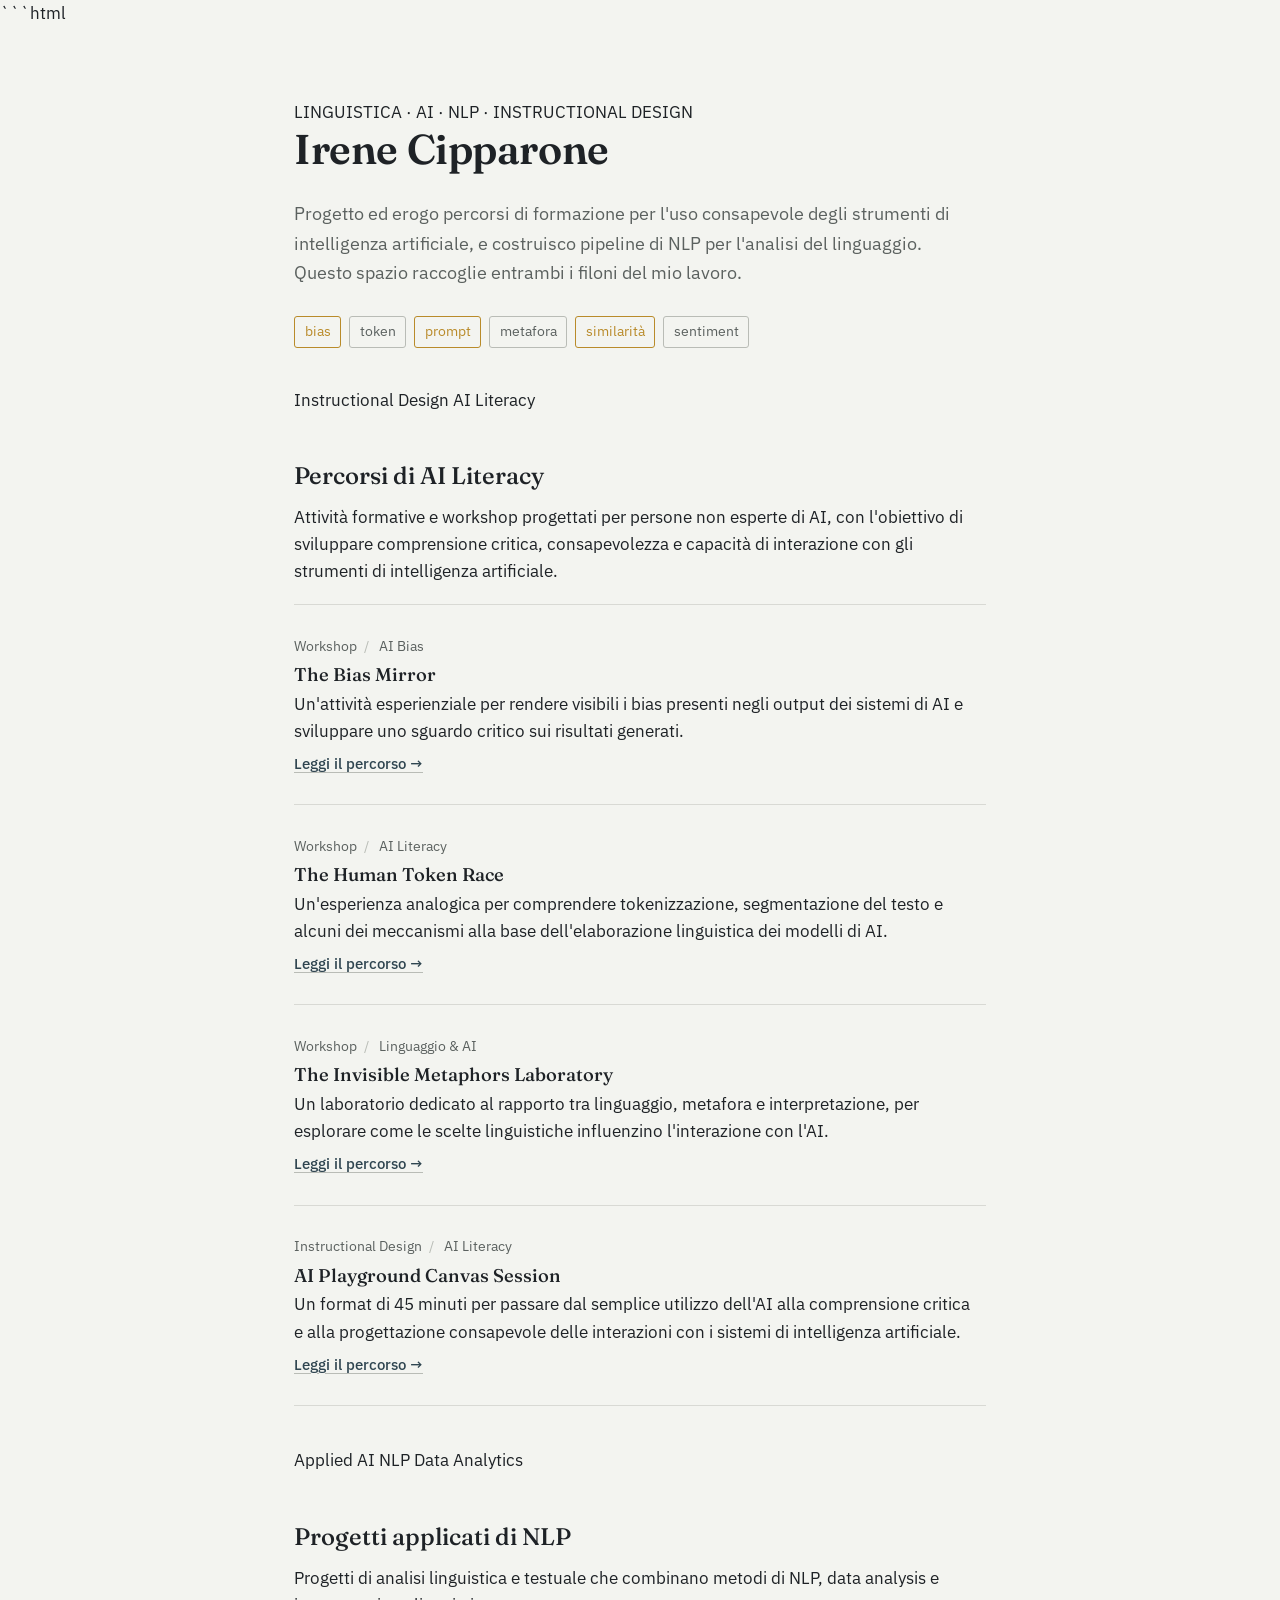
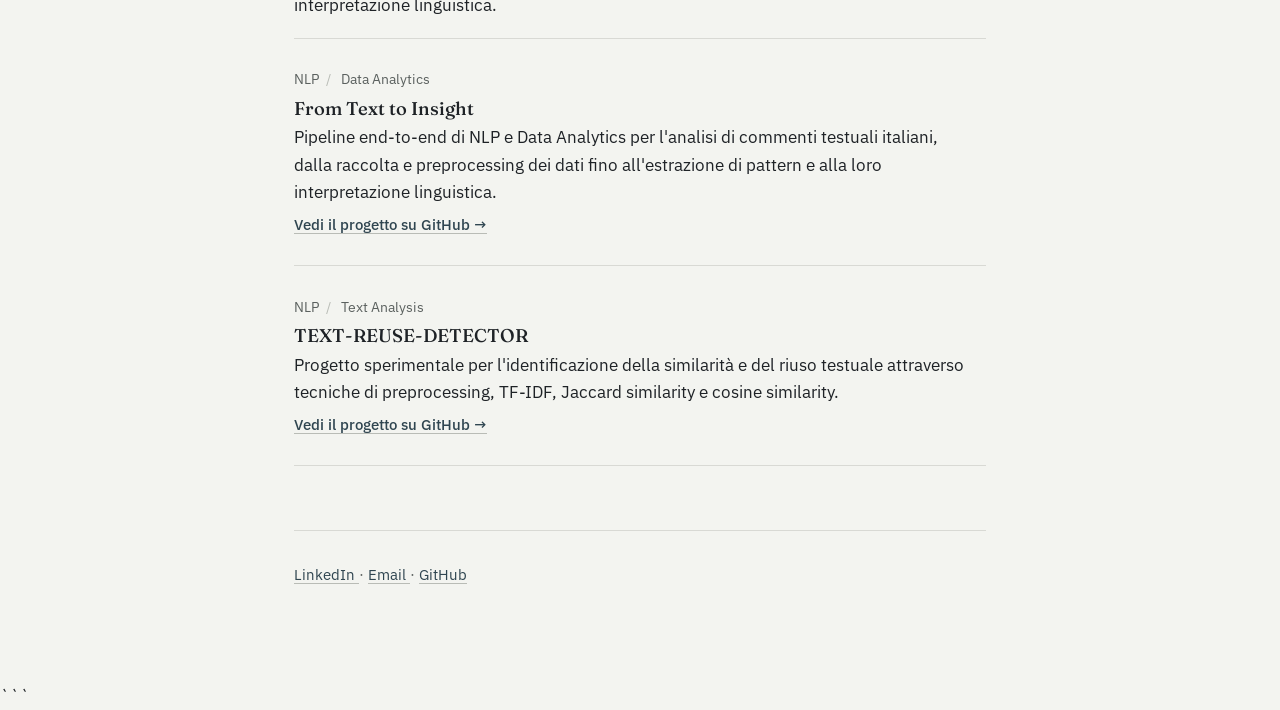
<file: index.html>
```html
<!DOCTYPE html>
<html lang="it">

<head>

  <meta charset="UTF-8">
  <meta name="viewport" content="width=device-width, initial-scale=1.0">

  <title>Irene Cipparone — Linguistica, AI & NLP</title>

  <link rel="stylesheet" href="style.css">

</head>


<body>

<div class="wrap">


  <!-- HEADER -->

  <header>

    <div class="eyebrow">
      LINGUISTICA · AI · NLP · INSTRUCTIONAL DESIGN
    </div>

    <h1>
      Irene Cipparone
    </h1>

    <p class="lede">
      Progetto ed erogo percorsi di formazione per l'uso consapevole
      degli strumenti di intelligenza artificiale, e costruisco pipeline
      di NLP per l'analisi del linguaggio. Questo spazio raccoglie
      entrambi i filoni del mio lavoro.
    </p>

    <div class="tokens">

      <span class="token on">bias</span>
      <span class="token">token</span>
      <span class="token on">prompt</span>
      <span class="token">metafora</span>
      <span class="token on">similarità</span>
      <span class="token">sentiment</span>

    </div>

  </header>



  <!-- AI LITERACY -->

  <section class="section-block">

    <div class="meta">
      <span>Instructional Design</span>
      <span>AI Literacy</span>
    </div>

    <h2>
      Percorsi di AI Literacy
    </h2>

    <p>
      Attività formative e workshop progettati per persone non esperte
      di AI, con l'obiettivo di sviluppare comprensione critica,
      consapevolezza e capacità di interazione con gli strumenti
      di intelligenza artificiale.
    </p>



    <!-- THE BIAS MIRROR -->

    <div class="entry">

      <div class="meta">
        <span>Workshop</span>
        <span>AI Bias</span>
      </div>

      <h3>
        <a href="bias-mirror.html">
          The Bias Mirror
        </a>
      </h3>

      <p>
        Un'attività esperienziale per rendere visibili i bias
        presenti negli output dei sistemi di AI e sviluppare
        uno sguardo critico sui risultati generati.
      </p>

      <a class="go" href="bias-mirror.html">
        Leggi il percorso →
      </a>

    </div>



    <!-- THE HUMAN TOKEN RACE -->

    <div class="entry">

      <div class="meta">
        <span>Workshop</span>
        <span>AI Literacy</span>
      </div>

      <h3>
        <a href="human-token-race.html">
          The Human Token Race
        </a>
      </h3>

      <p>
        Un'esperienza analogica per comprendere tokenizzazione,
        segmentazione del testo e alcuni dei meccanismi alla base
        dell'elaborazione linguistica dei modelli di AI.
      </p>

      <a class="go" href="human-token-race.html">
        Leggi il percorso →
      </a>

    </div>



    <!-- THE INVISIBLE METAPHORS LABORATORY -->

    <div class="entry">

      <div class="meta">
        <span>Workshop</span>
        <span>Linguaggio & AI</span>
      </div>

      <h3>
        <a href="invisible-metaphors.html">
          The Invisible Metaphors Laboratory
        </a>
      </h3>

      <p>
        Un laboratorio dedicato al rapporto tra linguaggio,
        metafora e interpretazione, per esplorare come le scelte
        linguistiche influenzino l'interazione con l'AI.
      </p>

      <a class="go" href="invisible-metaphors.html">
        Leggi il percorso →
      </a>

    </div>



    <!-- AI PLAYGROUND CANVAS SESSION -->

    <div class="entry">

      <div class="meta">
        <span>Instructional Design</span>
        <span>AI Literacy</span>
      </div>

      <h3>
        <a href="ai-playground-canvas-session.html">
          AI Playground Canvas Session
        </a>
      </h3>

      <p>
        Un format di 45 minuti per passare dal semplice utilizzo
        dell'AI alla comprensione critica e alla progettazione
        consapevole delle interazioni con i sistemi di intelligenza
        artificiale.
      </p>

      <a class="go" href="ai-playground-canvas-session.html">
        Leggi il percorso →
      </a>

    </div>

  </section>



  <!-- APPLIED NLP -->

  <section class="section-block">

    <div class="meta">
      <span>Applied AI</span>
      <span>NLP</span>
      <span>Data Analytics</span>
    </div>

    <h2>
      Progetti applicati di NLP
    </h2>

    <p>
      Progetti di analisi linguistica e testuale che combinano
      metodi di NLP, data analysis e interpretazione linguistica.
    </p>



    <!-- FROM TEXT TO INSIGHT -->

    <div class="entry">

      <div class="meta">
        <span>NLP</span>
        <span>Data Analytics</span>
      </div>

      <h3>
        From Text to Insight
      </h3>

      <p>
        Pipeline end-to-end di NLP e Data Analytics per l'analisi
        di commenti testuali italiani, dalla raccolta e
        preprocessing dei dati fino all'estrazione di pattern
        e alla loro interpretazione linguistica.
      </p>

      <a
        class="go"
        href="https://github.com/IreneCipparone"
        target="_blank"
        rel="noopener"
      >
        Vedi il progetto su GitHub →
      </a>

    </div>



    <!-- TEXT REUSE DETECTOR -->

    <div class="entry">

      <div class="meta">
        <span>NLP</span>
        <span>Text Analysis</span>
      </div>

      <h3>
        TEXT-REUSE-DETECTOR
      </h3>

      <p>
        Progetto sperimentale per l'identificazione della
        similarità e del riuso testuale attraverso tecniche
        di preprocessing, TF-IDF, Jaccard similarity e cosine
        similarity.
      </p>

      <a
        class="go"
        href="https://github.com/IreneCipparone"
        target="_blank"
        rel="noopener"
      >
        Vedi il progetto su GitHub →
      </a>

    </div>

  </section>



  <!-- FOOTER -->

  <div class="rule"></div>

  <footer>

    <a
      href="https://www.linkedin.com/"
      target="_blank"
      rel="noopener"
    >
      LinkedIn
    </a>

    <span>·</span>

    <a href="mailto:">
      Email
    </a>

    <span>·</span>

    <a
      href="https://github.com/IreneCipparone"
      target="_blank"
      rel="noopener"
    >
      GitHub
    </a>

  </footer>


</div>

</body>

</html>
```
</file>
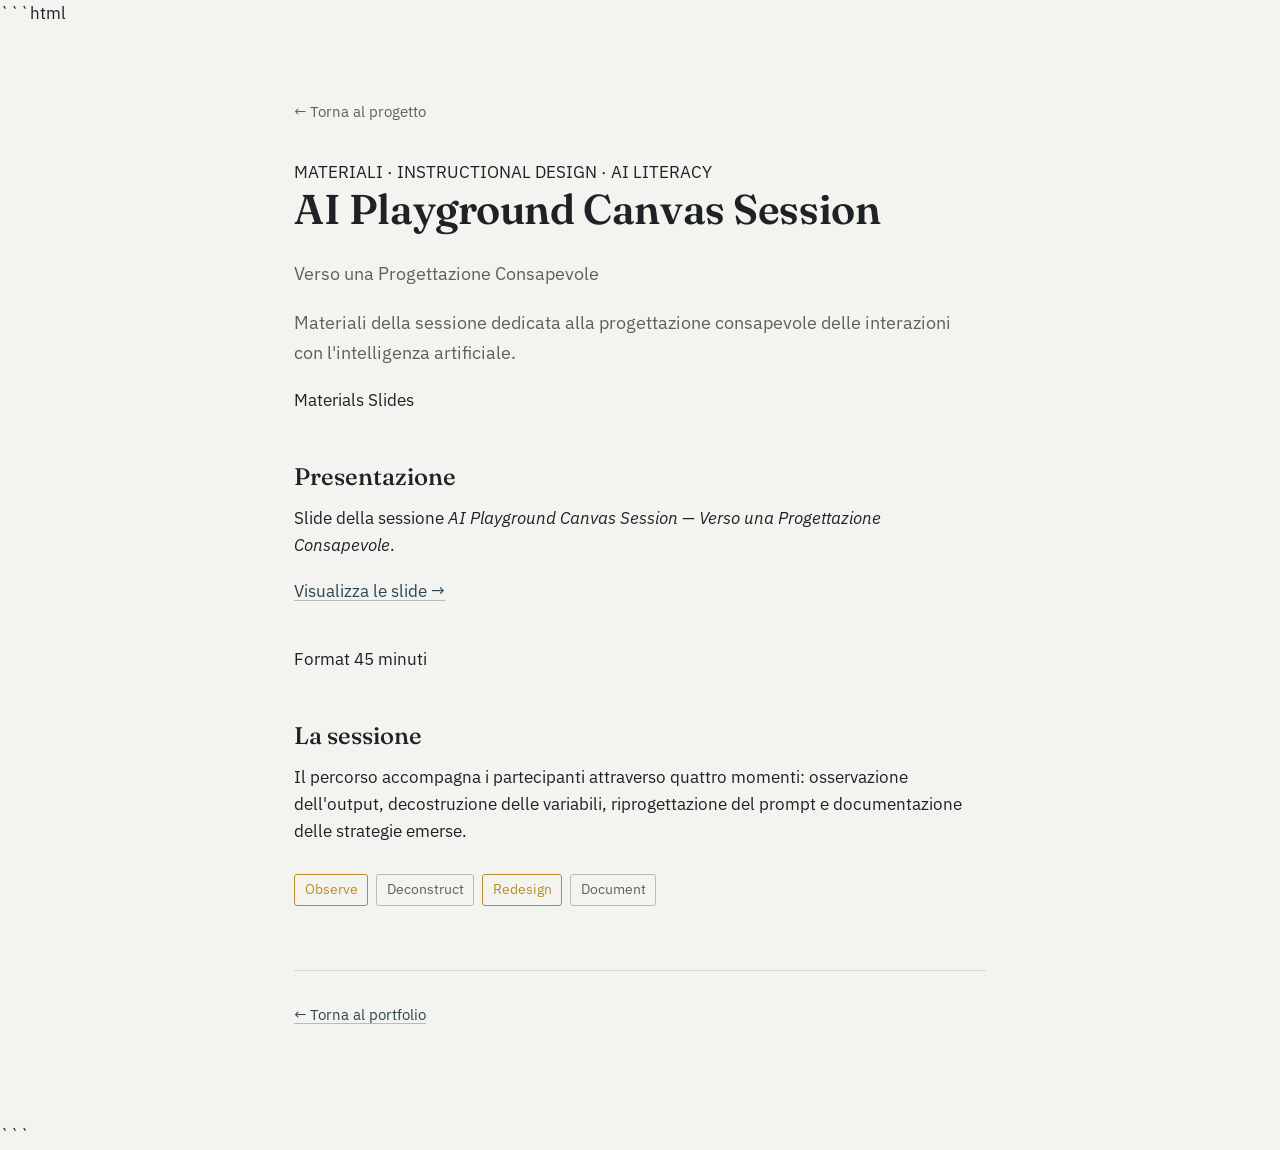
<file: ai-playground-canvas-session/index.html>
```html
<!DOCTYPE html>
<html lang="it">

<head>

  <meta charset="UTF-8">
  <meta name="viewport" content="width=device-width, initial-scale=1.0">

  <title>AI Playground Canvas Session — Materiali</title>

  <link rel="stylesheet" href="../style.css">

</head>


<body>

<div class="wrap">


  <!-- HEADER -->

  <header>

    <a class="eyebrow-link" href="../ai-playground-canvas-session.html">
      ← Torna al progetto
    </a>

    <div class="eyebrow">
      MATERIALI · INSTRUCTIONAL DESIGN · AI LITERACY
    </div>

    <h1>
      AI Playground Canvas Session
    </h1>

    <p class="lede">
      Verso una Progettazione Consapevole
    </p>

    <p class="lede">
      Materiali della sessione dedicata alla progettazione
      consapevole delle interazioni con l'intelligenza artificiale.
    </p>

  </header>



  <!-- MATERIALS -->

  <section class="section-block">

    <div class="meta">
      <span>Materials</span>
      <span>Slides</span>
    </div>

    <h2>
      Presentazione
    </h2>

    <p>
      Slide della sessione
      <em>AI Playground Canvas Session — Verso una Progettazione Consapevole</em>.
    </p>

    <a
      class="go"
      href="ai-playground-canvas-session-slides.pdf"
      target="_blank"
      rel="noopener"
    >
      Visualizza le slide →
    </a>

  </section>



  <!-- SESSION -->

  <section class="section-block">

    <div class="meta">
      <span>Format</span>
      <span>45 minuti</span>
    </div>

    <h2>
      La sessione
    </h2>

    <p>
      Il percorso accompagna i partecipanti attraverso quattro
      momenti: osservazione dell'output, decostruzione delle
      variabili, riprogettazione del prompt e documentazione
      delle strategie emerse.
    </p>

    <div class="tokens">

      <span class="token on">Observe</span>
      <span class="token">Deconstruct</span>
      <span class="token on">Redesign</span>
      <span class="token">Document</span>

    </div>

  </section>



  <!-- FOOTER -->

  <div class="rule"></div>

  <footer>

    <a href="../index.html">
      ← Torna al portfolio
    </a>

  </footer>


</div>

</body>

</html>
```
</file>
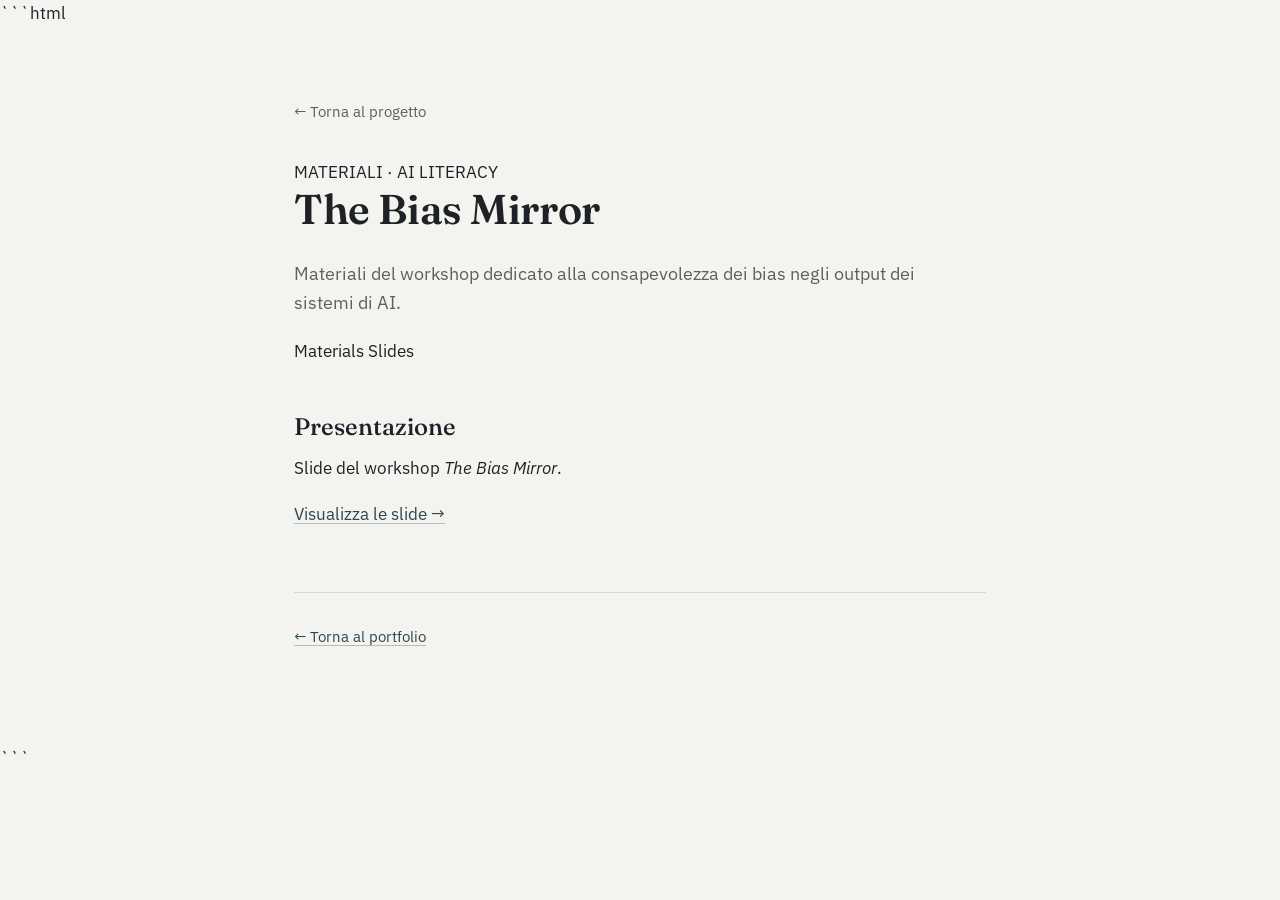
<file: bias-mirror/index.html>
```html
<!DOCTYPE html>
<html lang="it">

<head>
  <meta charset="UTF-8">
  <meta name="viewport" content="width=device-width, initial-scale=1.0">

  <title>The Bias Mirror — Materiali</title>

  <link rel="stylesheet" href="../style.css">
</head>

<body>

<div class="wrap">

  <header>

    <a class="eyebrow-link" href="../bias-mirror.html">
      ← Torna al progetto
    </a>

    <div class="eyebrow">
      MATERIALI · AI LITERACY
    </div>

    <h1>
      The Bias Mirror
    </h1>

    <p class="lede">
      Materiali del workshop dedicato alla consapevolezza
      dei bias negli output dei sistemi di AI.
    </p>

  </header>


  <section class="section-block">

    <div class="meta">
      <span>Materials</span>
      <span>Slides</span>
    </div>

    <h2>
      Presentazione
    </h2>

    <p>
      Slide del workshop <em>The Bias Mirror</em>.
    </p>

    <a
      class="go"
      href="bias-mirror-slides.pdf"
      target="_blank"
      rel="noopener"
    >
      Visualizza le slide →
    </a>

  </section>


  <div class="rule"></div>

  <footer>

    <a href="../index.html">
      ← Torna al portfolio
    </a>

  </footer>

</div>

</body>
</html>
```
</file>
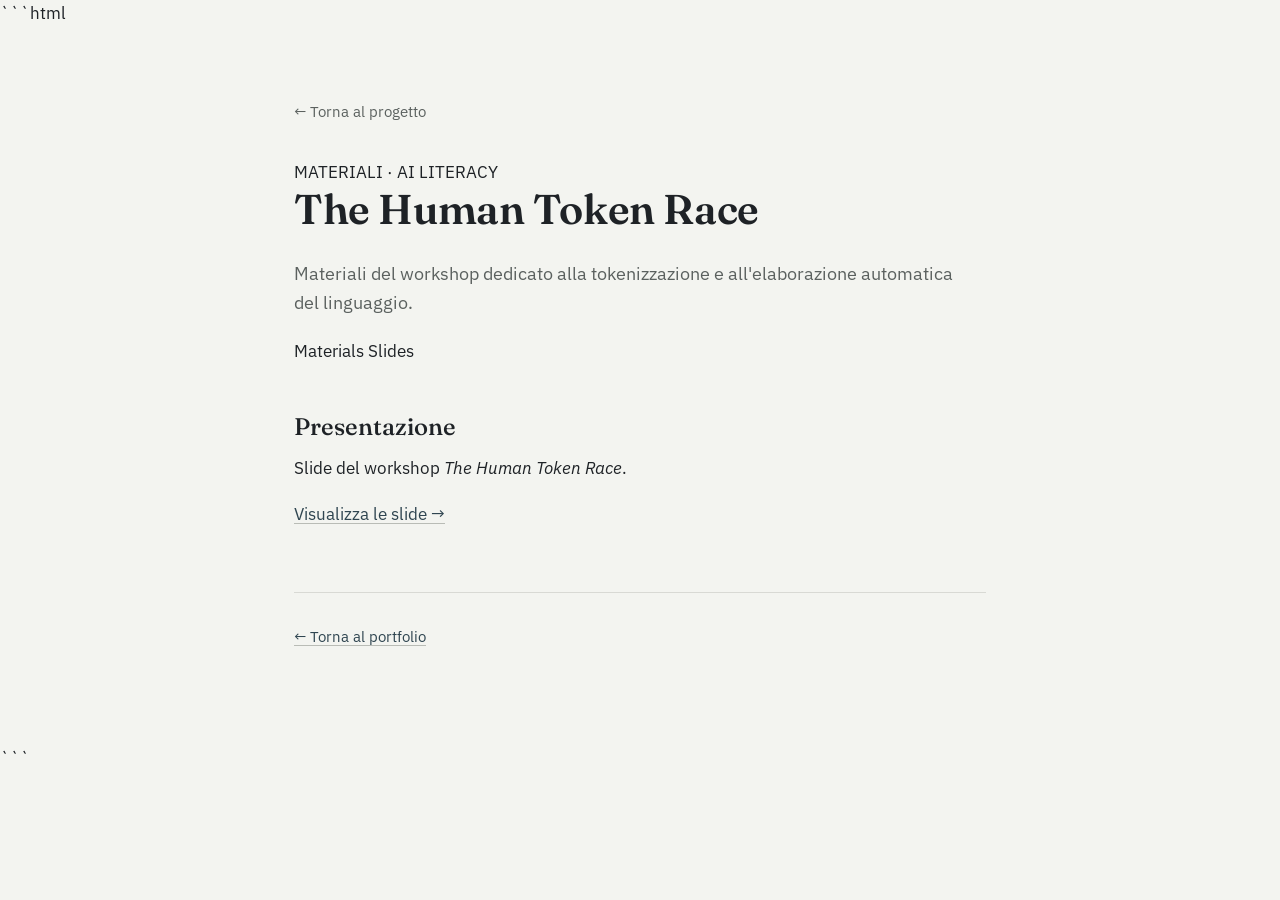
<file: human-token-race/index.html>
```html
<!DOCTYPE html>
<html lang="it">

<head>
  <meta charset="UTF-8">
  <meta name="viewport" content="width=device-width, initial-scale=1.0">

  <title>The Human Token Race — Materiali</title>

  <link rel="stylesheet" href="../style.css">
</head>

<body>

<div class="wrap">

  <header>

    <a class="eyebrow-link" href="../human-token-race.html">
      ← Torna al progetto
    </a>

    <div class="eyebrow">
      MATERIALI · AI LITERACY
    </div>

    <h1>
      The Human Token Race
    </h1>

    <p class="lede">
      Materiali del workshop dedicato alla tokenizzazione
      e all'elaborazione automatica del linguaggio.
    </p>

  </header>


  <section class="section-block">

    <div class="meta">
      <span>Materials</span>
      <span>Slides</span>
    </div>

    <h2>
      Presentazione
    </h2>

    <p>
      Slide del workshop <em>The Human Token Race</em>.
    </p>

    <a
      class="go"
      href="human-token-race-slides.pdf"
      target="_blank"
      rel="noopener"
    >
      Visualizza le slide →
    </a>

  </section>


  <div class="rule"></div>

  <footer>

    <a href="../index.html">
      ← Torna al portfolio
    </a>

  </footer>

</div>

</body>
</html>
```
</file>
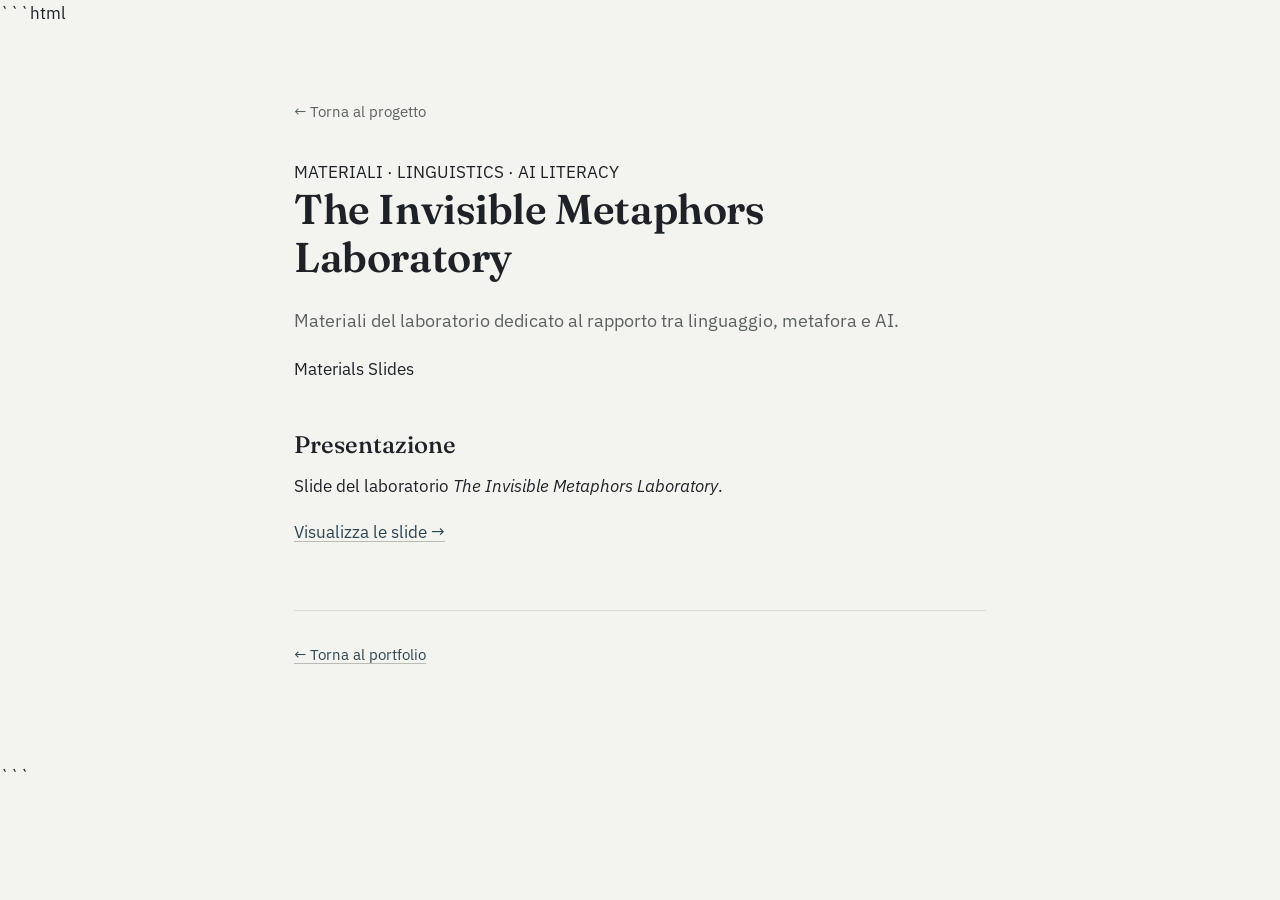
<file: invisible-metaphors/index.html>
```html
<!DOCTYPE html>
<html lang="it">

<head>
  <meta charset="UTF-8">
  <meta name="viewport" content="width=device-width, initial-scale=1.0">

  <title>The Invisible Metaphors Laboratory — Materiali</title>

  <link rel="stylesheet" href="../style.css">
</head>

<body>

<div class="wrap">

  <header>

    <a class="eyebrow-link" href="../invisible-metaphors.html">
      ← Torna al progetto
    </a>

    <div class="eyebrow">
      MATERIALI · LINGUISTICS · AI LITERACY
    </div>

    <h1>
      The Invisible Metaphors Laboratory
    </h1>

    <p class="lede">
      Materiali del laboratorio dedicato al rapporto
      tra linguaggio, metafora e AI.
    </p>

  </header>


  <section class="section-block">

    <div class="meta">
      <span>Materials</span>
      <span>Slides</span>
    </div>

    <h2>
      Presentazione
    </h2>

    <p>
      Slide del laboratorio
      <em>The Invisible Metaphors Laboratory</em>.
    </p>

    <a
      class="go"
      href="invisible-metaphors-slides.pdf"
      target="_blank"
      rel="noopener"
    >
      Visualizza le slide →
    </a>

  </section>


  <div class="rule"></div>

  <footer>

    <a href="../index.html">
      ← Torna al portfolio
    </a>

  </footer>

</div>

</body>
</html>
```
</file>
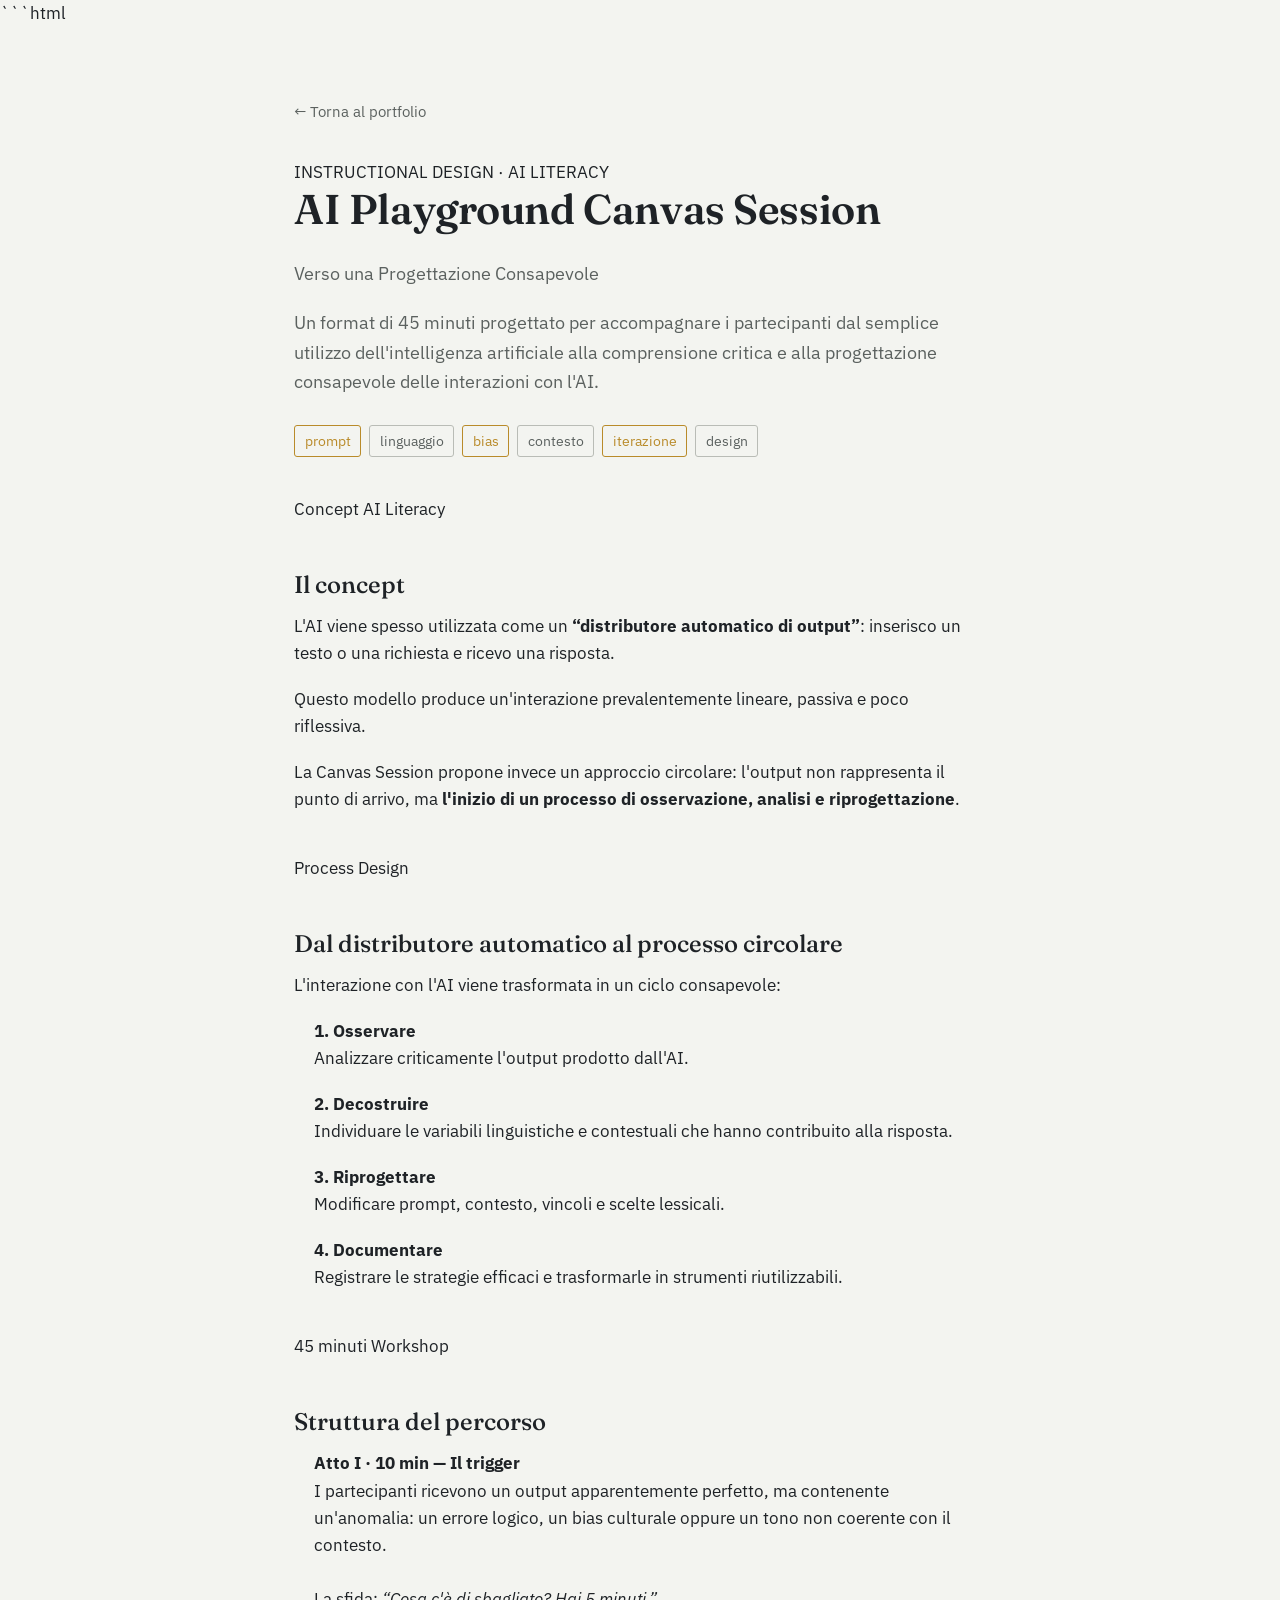
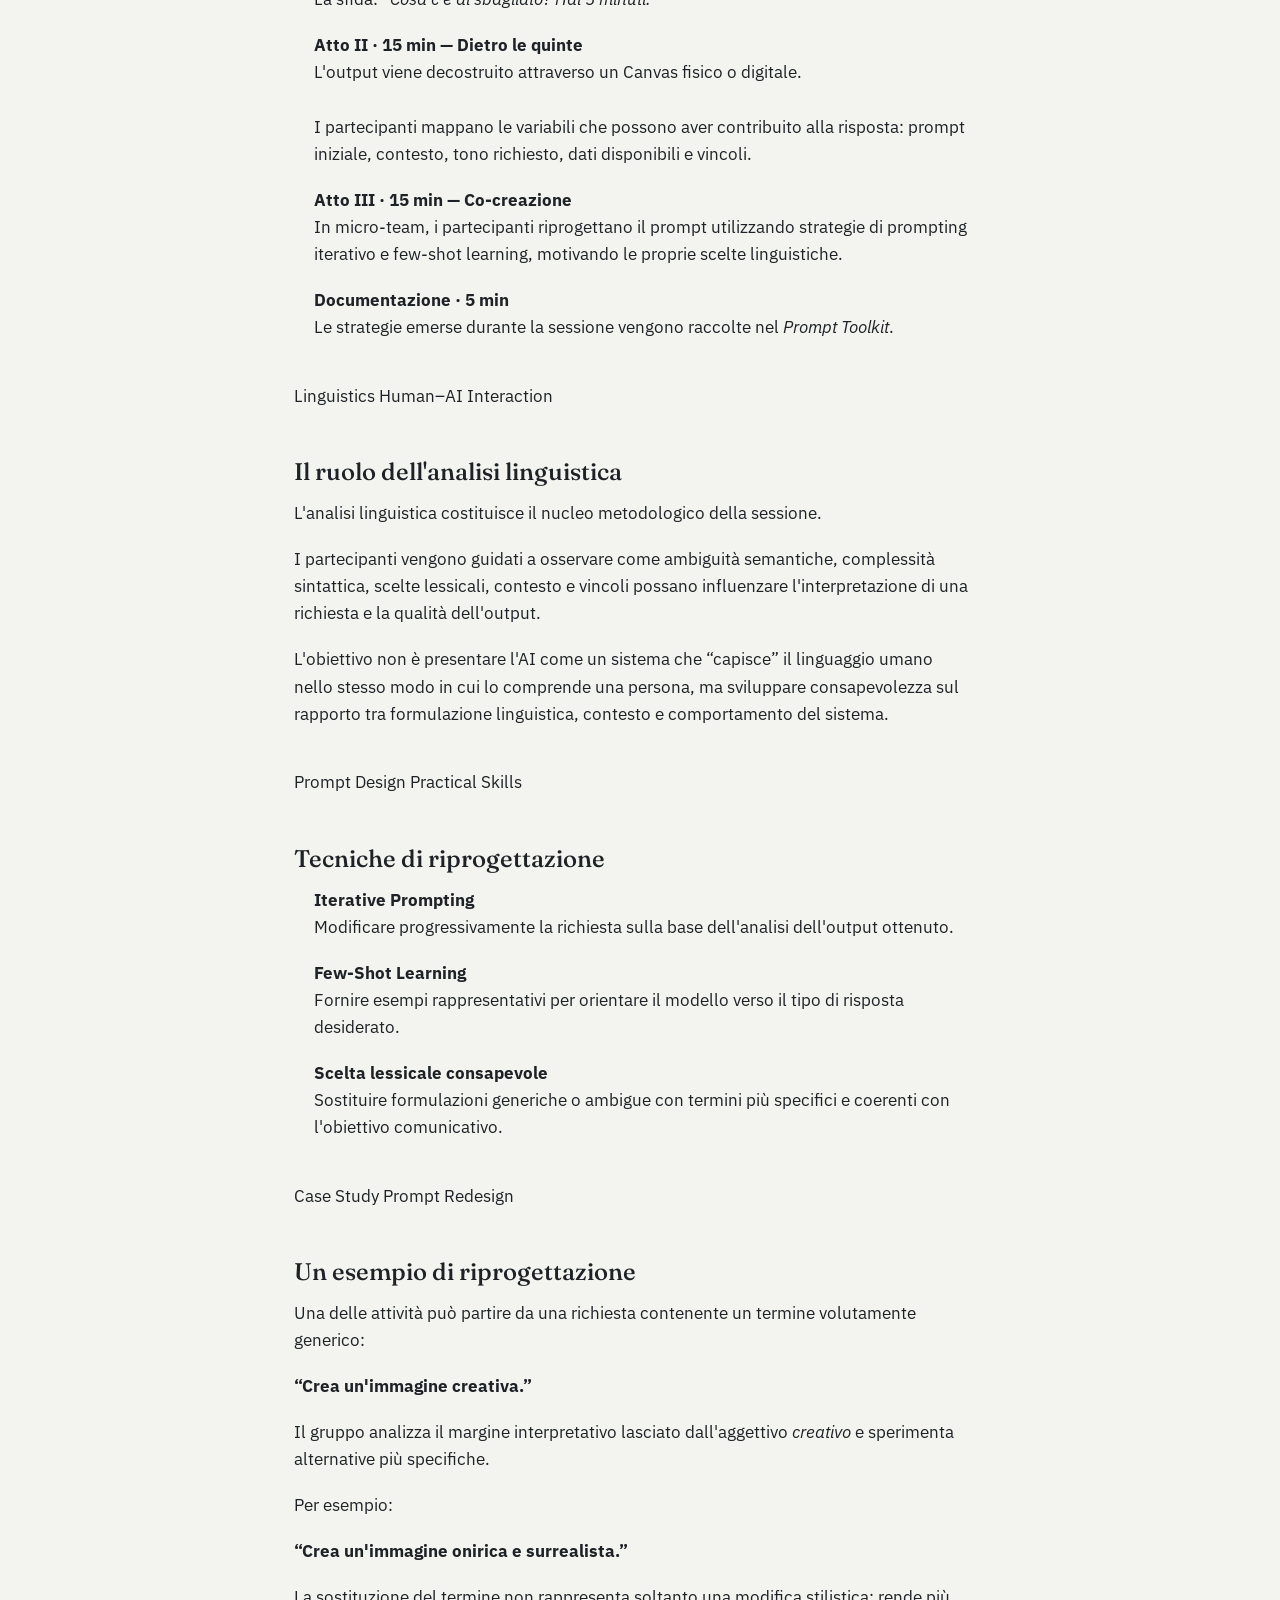
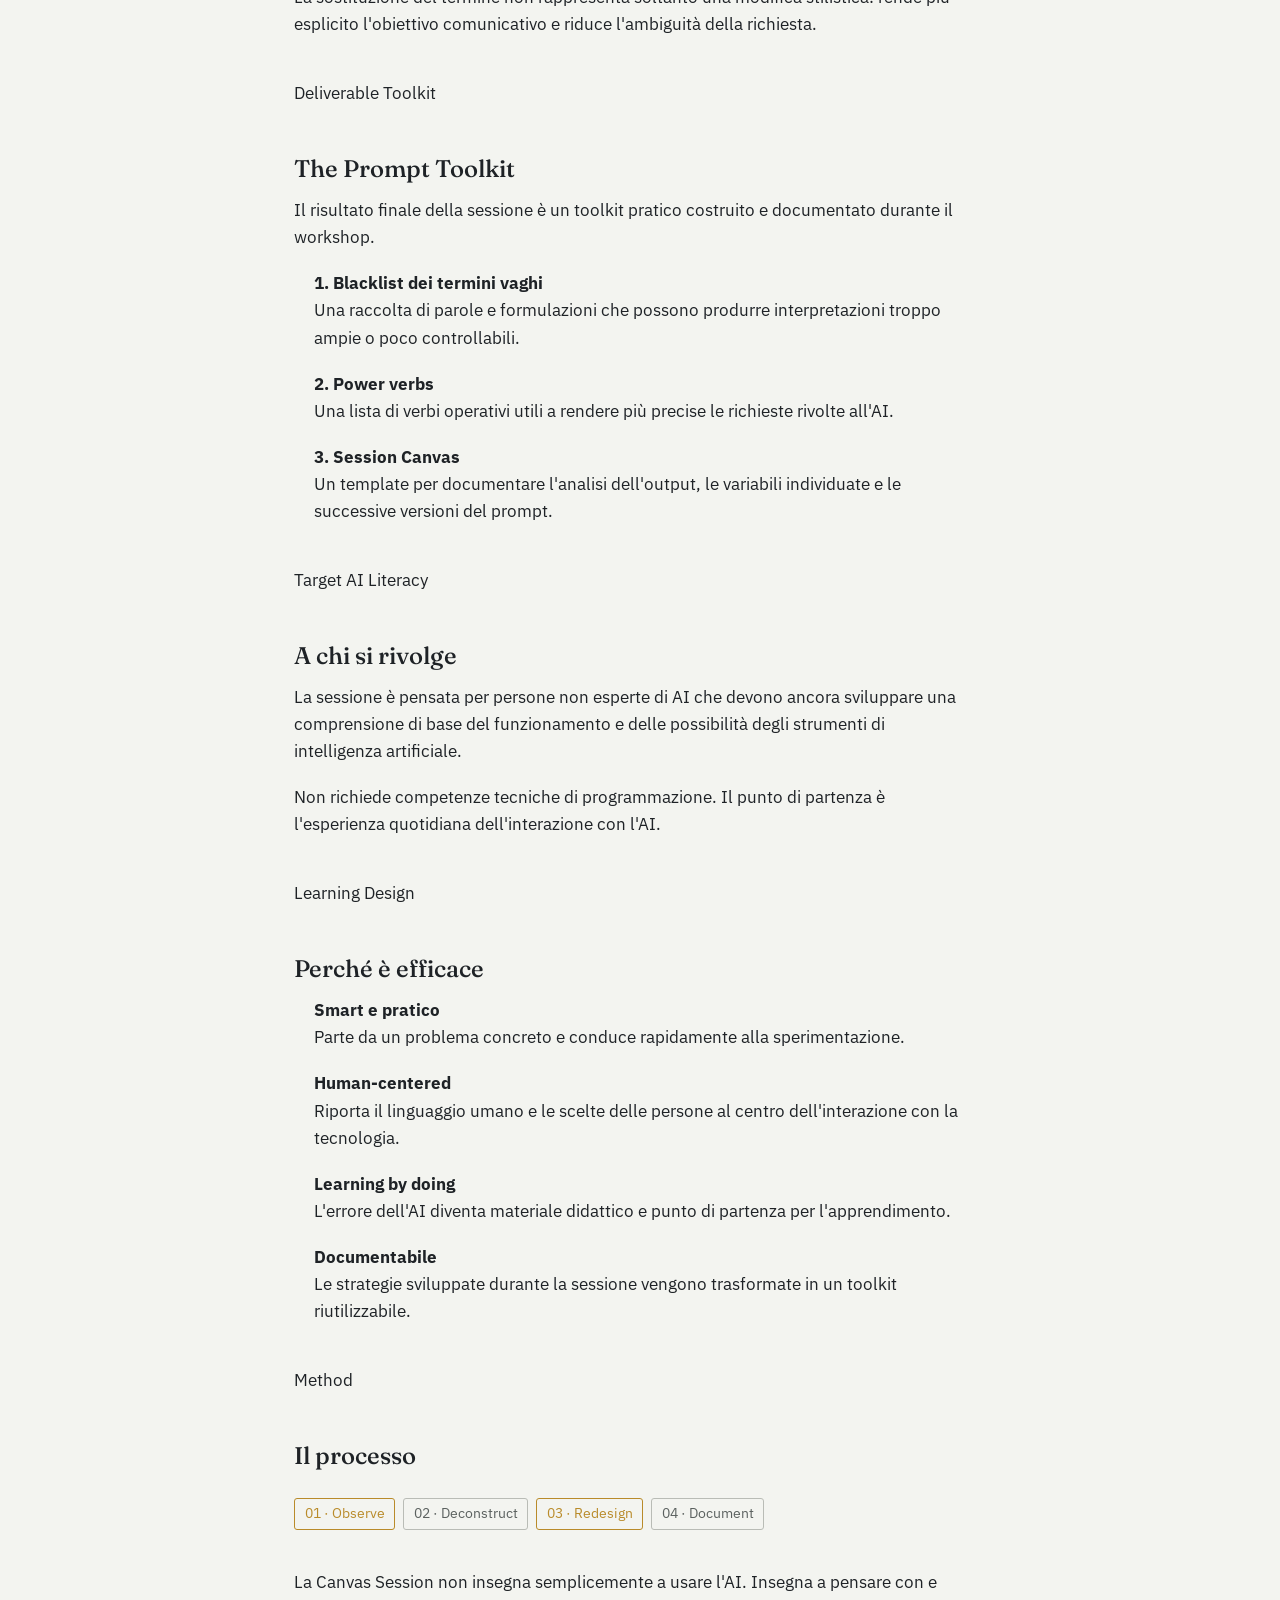
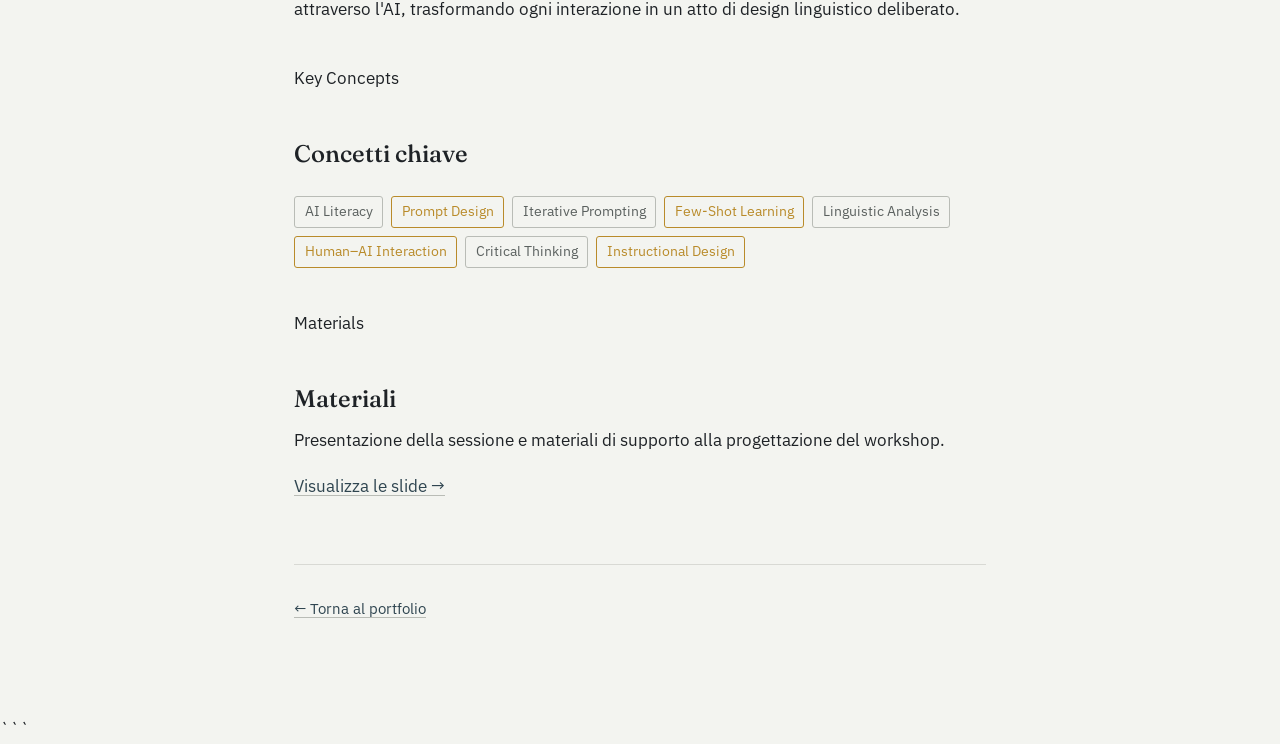
<file: ai-playground-canvas-session.html>
```html
<!DOCTYPE html>
<html lang="it">

<head>

  <meta charset="UTF-8">
  <meta name="viewport" content="width=device-width, initial-scale=1.0">

  <title>AI Playground Canvas Session — Irene Cipparone</title>

  <link rel="stylesheet" href="style.css">

</head>


<body>

<div class="wrap">


  <!-- HEADER -->

  <header>

    <a class="eyebrow-link" href="index.html">
      ← Torna al portfolio
    </a>

    <div class="eyebrow">
      INSTRUCTIONAL DESIGN · AI LITERACY
    </div>

    <h1>
      AI Playground Canvas Session
    </h1>

    <p class="lede">
      Verso una Progettazione Consapevole
    </p>

    <p class="lede">
      Un format di 45 minuti progettato per accompagnare i partecipanti
      dal semplice utilizzo dell'intelligenza artificiale alla comprensione
      critica e alla progettazione consapevole delle interazioni con l'AI.
    </p>


    <div class="tokens">

      <span class="token on">prompt</span>
      <span class="token">linguaggio</span>
      <span class="token on">bias</span>
      <span class="token">contesto</span>
      <span class="token on">iterazione</span>
      <span class="token">design</span>

    </div>

  </header>



  <!-- CONCEPT -->

  <section class="section-block">

    <div class="meta">
      <span>Concept</span>
      <span>AI Literacy</span>
    </div>

    <h2>
      Il concept
    </h2>

    <p>
      L'AI viene spesso utilizzata come un
      <strong>“distributore automatico di output”</strong>:
      inserisco un testo o una richiesta e ricevo una risposta.
    </p>

    <p>
      Questo modello produce un'interazione prevalentemente lineare,
      passiva e poco riflessiva.
    </p>

    <p>
      La Canvas Session propone invece un approccio circolare:
      l'output non rappresenta il punto di arrivo, ma
      <strong>l'inizio di un processo di osservazione,
      analisi e riprogettazione</strong>.
    </p>

  </section>



  <!-- PROCESS -->

  <section class="section-block">

    <div class="meta">
      <span>Process Design</span>
    </div>

    <h2>
      Dal distributore automatico al processo circolare
    </h2>

    <p>
      L'interazione con l'AI viene trasformata in un ciclo
      consapevole:
    </p>

    <div class="list-plain">

      <p>
        <strong>1. Osservare</strong><br>
        Analizzare criticamente l'output prodotto dall'AI.
      </p>

      <p>
        <strong>2. Decostruire</strong><br>
        Individuare le variabili linguistiche e contestuali
        che hanno contribuito alla risposta.
      </p>

      <p>
        <strong>3. Riprogettare</strong><br>
        Modificare prompt, contesto, vincoli e scelte lessicali.
      </p>

      <p>
        <strong>4. Documentare</strong><br>
        Registrare le strategie efficaci e trasformarle
        in strumenti riutilizzabili.
      </p>

    </div>

  </section>



  <!-- STRUCTURE -->

  <section class="section-block">

    <div class="meta">
      <span>45 minuti</span>
      <span>Workshop</span>
    </div>

    <h2>
      Struttura del percorso
    </h2>


    <div class="list-plain">

      <p>
        <strong>Atto I · 10 min — Il trigger</strong><br>
        I partecipanti ricevono un output apparentemente perfetto,
        ma contenente un'anomalia: un errore logico, un bias culturale
        oppure un tono non coerente con il contesto.
        <br><br>
        La sfida:
        <em>“Cosa c'è di sbagliato? Hai 5 minuti.”</em>
      </p>


      <p>
        <strong>Atto II · 15 min — Dietro le quinte</strong><br>
        L'output viene decostruito attraverso un Canvas fisico
        o digitale.
        <br><br>
        I partecipanti mappano le variabili che possono aver
        contribuito alla risposta: prompt iniziale, contesto,
        tono richiesto, dati disponibili e vincoli.
      </p>


      <p>
        <strong>Atto III · 15 min — Co-creazione</strong><br>
        In micro-team, i partecipanti riprogettano il prompt
        utilizzando strategie di prompting iterativo e few-shot
        learning, motivando le proprie scelte linguistiche.
      </p>


      <p>
        <strong>Documentazione · 5 min</strong><br>
        Le strategie emerse durante la sessione vengono raccolte
        nel <em>Prompt Toolkit</em>.
      </p>

    </div>

  </section>



  <!-- LINGUISTIC ANALYSIS -->

  <section class="section-block">

    <div class="meta">
      <span>Linguistics</span>
      <span>Human–AI Interaction</span>
    </div>

    <h2>
      Il ruolo dell'analisi linguistica
    </h2>

    <p>
      L'analisi linguistica costituisce il nucleo metodologico
      della sessione.
    </p>

    <p>
      I partecipanti vengono guidati a osservare come ambiguità
      semantiche, complessità sintattica, scelte lessicali,
      contesto e vincoli possano influenzare l'interpretazione
      di una richiesta e la qualità dell'output.
    </p>

    <p>
      L'obiettivo non è presentare l'AI come un sistema che
      “capisce” il linguaggio umano nello stesso modo in cui
      lo comprende una persona, ma sviluppare consapevolezza
      sul rapporto tra formulazione linguistica, contesto
      e comportamento del sistema.
    </p>

  </section>



  <!-- TECHNIQUES -->

  <section class="section-block">

    <div class="meta">
      <span>Prompt Design</span>
      <span>Practical Skills</span>
    </div>

    <h2>
      Tecniche di riprogettazione
    </h2>

    <div class="list-plain">

      <p>
        <strong>Iterative Prompting</strong><br>
        Modificare progressivamente la richiesta sulla base
        dell'analisi dell'output ottenuto.
      </p>

      <p>
        <strong>Few-Shot Learning</strong><br>
        Fornire esempi rappresentativi per orientare il modello
        verso il tipo di risposta desiderato.
      </p>

      <p>
        <strong>Scelta lessicale consapevole</strong><br>
        Sostituire formulazioni generiche o ambigue con termini
        più specifici e coerenti con l'obiettivo comunicativo.
      </p>

    </div>

  </section>



  <!-- EXAMPLE -->

  <section class="section-block">

    <div class="meta">
      <span>Case Study</span>
      <span>Prompt Redesign</span>
    </div>

    <h2>
      Un esempio di riprogettazione
    </h2>

    <p>
      Una delle attività può partire da una richiesta contenente
      un termine volutamente generico:
    </p>

    <p>
      <strong>“Crea un'immagine creativa.”</strong>
    </p>

    <p>
      Il gruppo analizza il margine interpretativo lasciato
      dall'aggettivo <em>creativo</em> e sperimenta alternative
      più specifiche.
    </p>

    <p>
      Per esempio:
    </p>

    <p>
      <strong>“Crea un'immagine onirica e surrealista.”</strong>
    </p>

    <p>
      La sostituzione del termine non rappresenta soltanto
      una modifica stilistica: rende più esplicito l'obiettivo
      comunicativo e riduce l'ambiguità della richiesta.
    </p>

  </section>



  <!-- DELIVERABLE -->

  <section class="section-block">

    <div class="meta">
      <span>Deliverable</span>
      <span>Toolkit</span>
    </div>

    <h2>
      The Prompt Toolkit
    </h2>

    <p>
      Il risultato finale della sessione è un toolkit pratico
      costruito e documentato durante il workshop.
    </p>

    <div class="list-plain">

      <p>
        <strong>1. Blacklist dei termini vaghi</strong><br>
        Una raccolta di parole e formulazioni che possono produrre
        interpretazioni troppo ampie o poco controllabili.
      </p>

      <p>
        <strong>2. Power verbs</strong><br>
        Una lista di verbi operativi utili a rendere più precise
        le richieste rivolte all'AI.
      </p>

      <p>
        <strong>3. Session Canvas</strong><br>
        Un template per documentare l'analisi dell'output,
        le variabili individuate e le successive versioni
        del prompt.
      </p>

    </div>

  </section>



  <!-- TARGET -->

  <section class="section-block">

    <div class="meta">
      <span>Target</span>
      <span>AI Literacy</span>
    </div>

    <h2>
      A chi si rivolge
    </h2>

    <p>
      La sessione è pensata per persone non esperte di AI
      che devono ancora sviluppare una comprensione di base
      del funzionamento e delle possibilità degli strumenti
      di intelligenza artificiale.
    </p>

    <p>
      Non richiede competenze tecniche di programmazione.
      Il punto di partenza è l'esperienza quotidiana
      dell'interazione con l'AI.
    </p>

  </section>



  <!-- WHY EFFECTIVE -->

  <section class="section-block">

    <div class="meta">
      <span>Learning Design</span>
    </div>

    <h2>
      Perché è efficace
    </h2>

    <div class="list-plain">

      <p>
        <strong>Smart e pratico</strong><br>
        Parte da un problema concreto e conduce rapidamente
        alla sperimentazione.
      </p>

      <p>
        <strong>Human-centered</strong><br>
        Riporta il linguaggio umano e le scelte delle persone
        al centro dell'interazione con la tecnologia.
      </p>

      <p>
        <strong>Learning by doing</strong><br>
        L'errore dell'AI diventa materiale didattico
        e punto di partenza per l'apprendimento.
      </p>

      <p>
        <strong>Documentabile</strong><br>
        Le strategie sviluppate durante la sessione vengono
        trasformate in un toolkit riutilizzabile.
      </p>

    </div>

  </section>



  <!-- PROCESS SUMMARY -->

  <section class="section-block">

    <div class="meta">
      <span>Method</span>
    </div>

    <h2>
      Il processo
    </h2>

    <div class="tokens">

      <span class="token on">01 · Observe</span>
      <span class="token">02 · Deconstruct</span>
      <span class="token on">03 · Redesign</span>
      <span class="token">04 · Document</span>

    </div>

    <p>
      La Canvas Session non insegna semplicemente a usare l'AI.
      Insegna a pensare con e attraverso l'AI, trasformando
      ogni interazione in un atto di design linguistico deliberato.
    </p>

  </section>



  <!-- KEY CONCEPTS -->

  <section class="section-block">

    <div class="meta">
      <span>Key Concepts</span>
    </div>

    <h2>
      Concetti chiave
    </h2>

    <div class="tokens">

      <span class="token">AI Literacy</span>
      <span class="token on">Prompt Design</span>
      <span class="token">Iterative Prompting</span>
      <span class="token on">Few-Shot Learning</span>
      <span class="token">Linguistic Analysis</span>
      <span class="token on">Human–AI Interaction</span>
      <span class="token">Critical Thinking</span>
      <span class="token on">Instructional Design</span>

    </div>

  </section>



  <!-- MATERIALS -->

  <section class="section-block">

    <div class="meta">
      <span>Materials</span>
    </div>

    <h2>
      Materiali
    </h2>

    <p>
      Presentazione della sessione e materiali di supporto
      alla progettazione del workshop.
    </p>

    <a
      class="go"
      href="ai-playground-canvas-session/ai-playground-canvas-session-slides.pdf"
      target="_blank"
      rel="noopener"
    >
      Visualizza le slide →
    </a>

  </section>



  <!-- FOOTER -->

  <div class="rule"></div>

  <footer>

    <a href="index.html">
      ← Torna al portfolio
    </a>

  </footer>


</div>

</body>

</html>
```
</file>
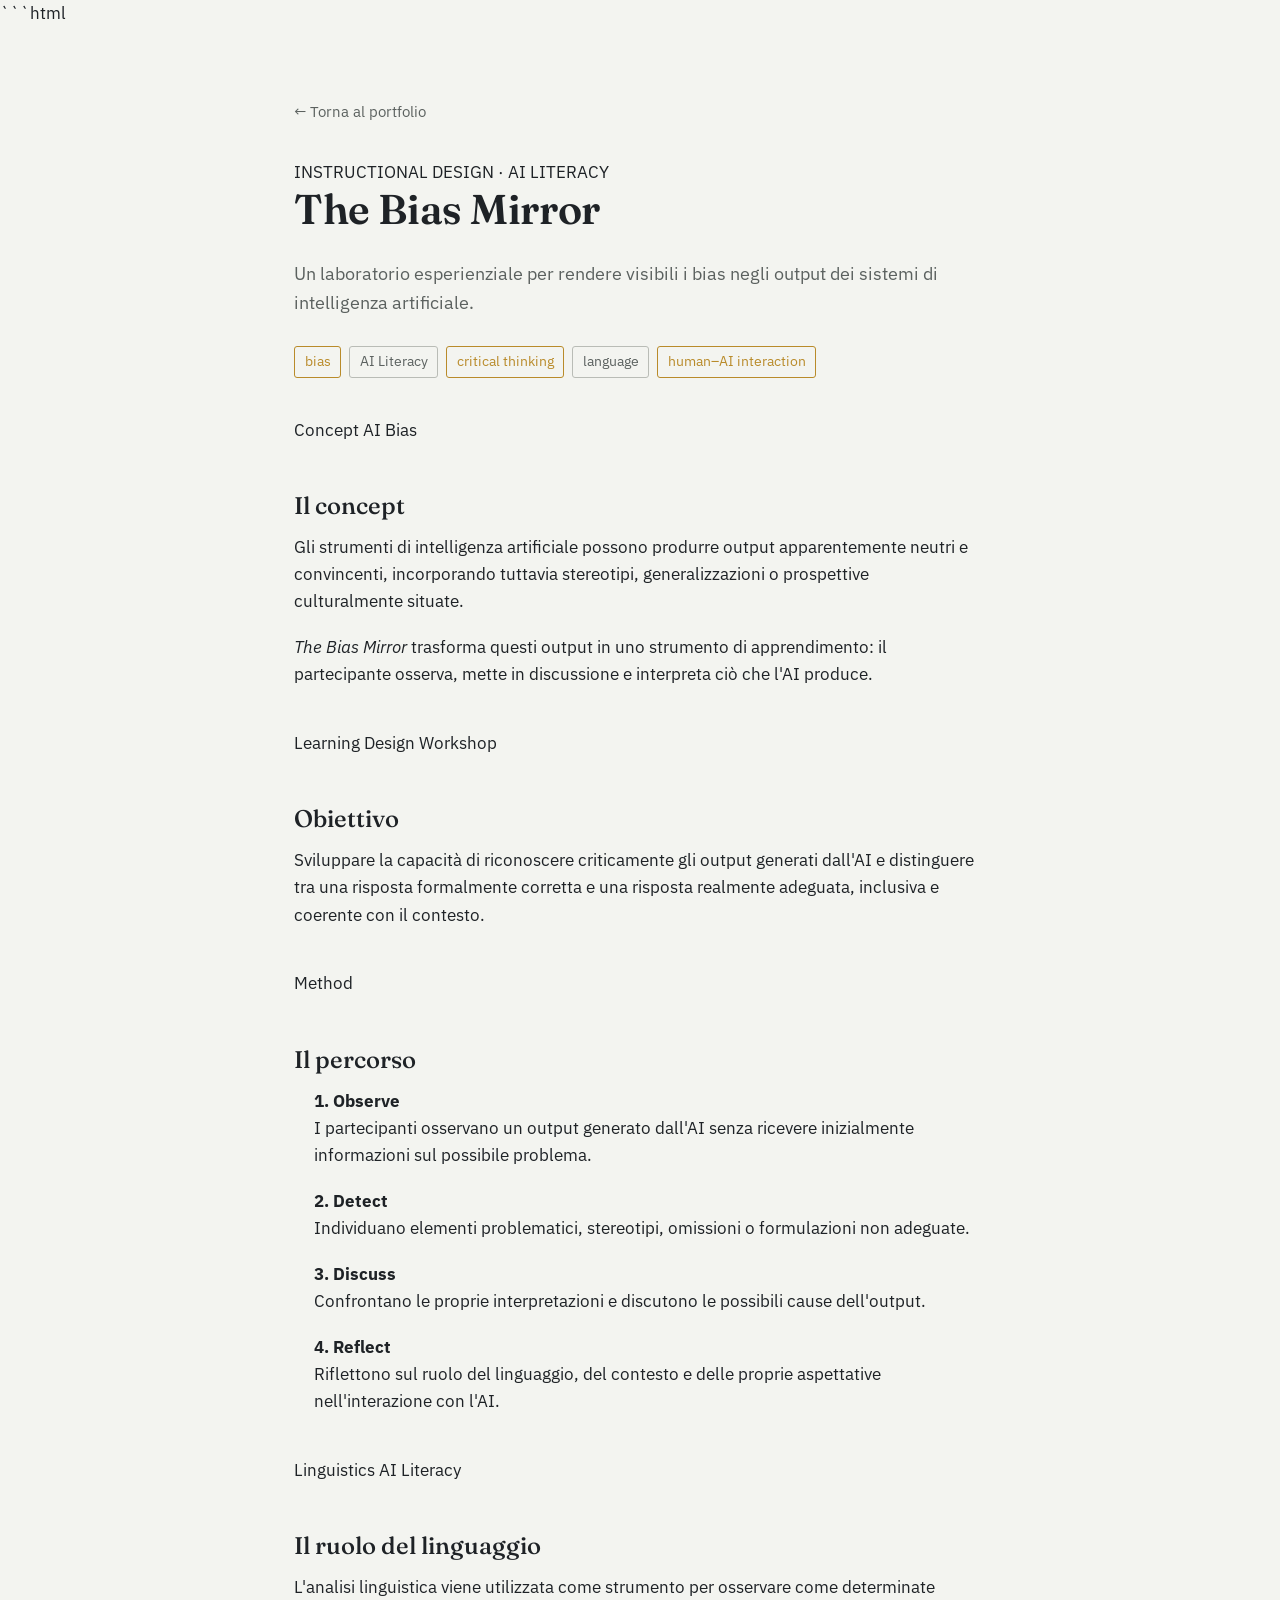
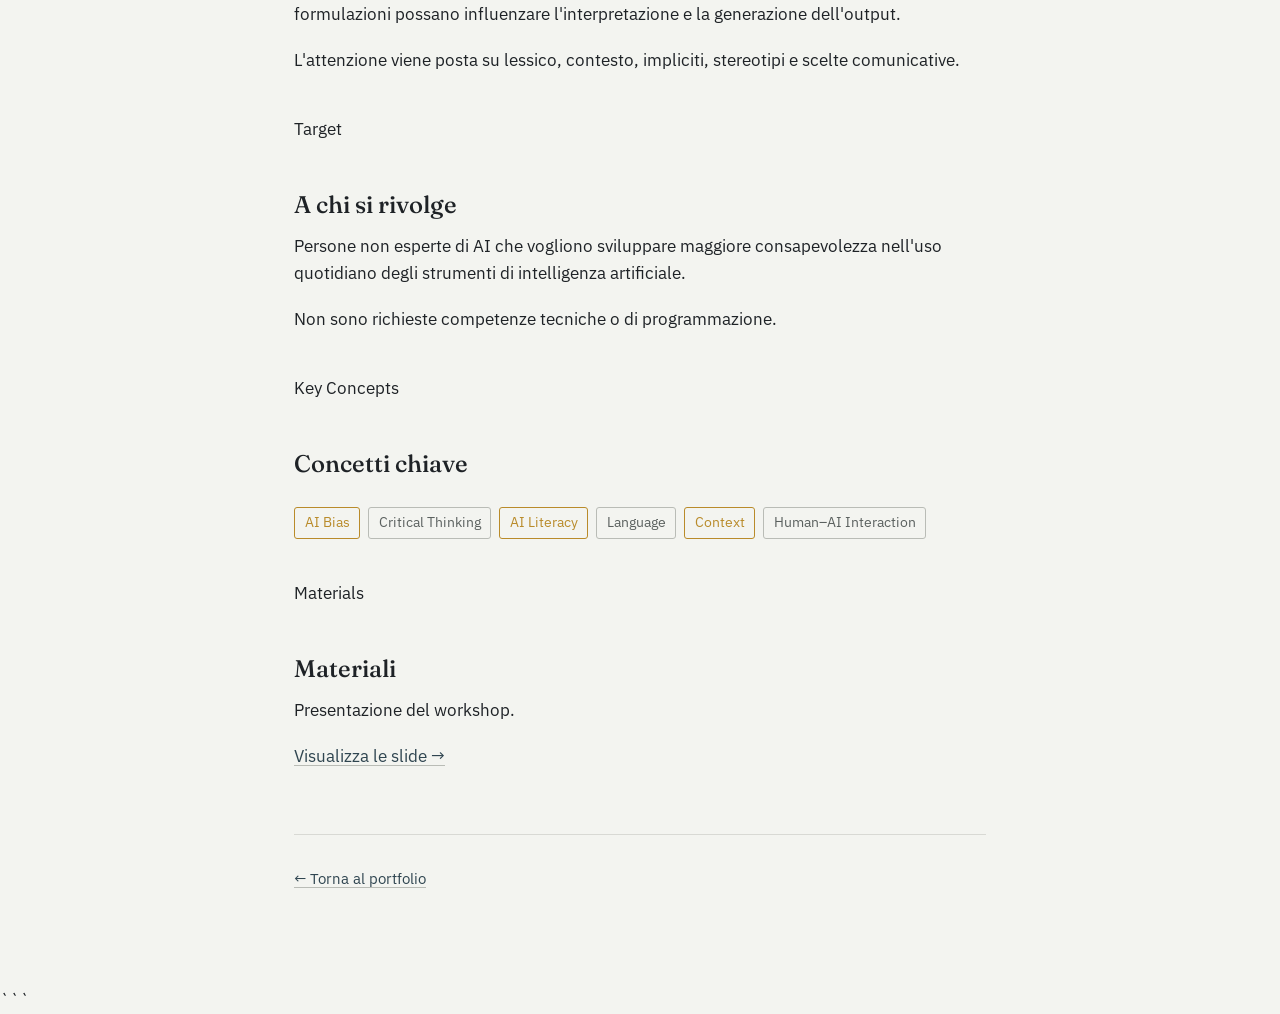
<file: bias-mirror.html>
```html
<!DOCTYPE html>
<html lang="it">

<head>
  <meta charset="UTF-8">
  <meta name="viewport" content="width=device-width, initial-scale=1.0">

  <title>The Bias Mirror — Irene Cipparone</title>

  <link rel="stylesheet" href="style.css">
</head>

<body>

<div class="wrap">

  <header>

    <a class="eyebrow-link" href="index.html">
      ← Torna al portfolio
    </a>

    <div class="eyebrow">
      INSTRUCTIONAL DESIGN · AI LITERACY
    </div>

    <h1>
      The Bias Mirror
    </h1>

    <p class="lede">
      Un laboratorio esperienziale per rendere visibili i bias
      negli output dei sistemi di intelligenza artificiale.
    </p>

    <div class="tokens">
      <span class="token on">bias</span>
      <span class="token">AI Literacy</span>
      <span class="token on">critical thinking</span>
      <span class="token">language</span>
      <span class="token on">human–AI interaction</span>
    </div>

  </header>


  <section class="section-block">

    <div class="meta">
      <span>Concept</span>
      <span>AI Bias</span>
    </div>

    <h2>
      Il concept
    </h2>

    <p>
      Gli strumenti di intelligenza artificiale possono produrre
      output apparentemente neutri e convincenti, incorporando
      tuttavia stereotipi, generalizzazioni o prospettive
      culturalmente situate.
    </p>

    <p>
      <em>The Bias Mirror</em> trasforma questi output in uno
      strumento di apprendimento: il partecipante osserva,
      mette in discussione e interpreta ciò che l'AI produce.
    </p>

  </section>


  <section class="section-block">

    <div class="meta">
      <span>Learning Design</span>
      <span>Workshop</span>
    </div>

    <h2>
      Obiettivo
    </h2>

    <p>
      Sviluppare la capacità di riconoscere criticamente
      gli output generati dall'AI e distinguere tra una risposta
      formalmente corretta e una risposta realmente adeguata,
      inclusiva e coerente con il contesto.
    </p>

  </section>


  <section class="section-block">

    <div class="meta">
      <span>Method</span>
    </div>

    <h2>
      Il percorso
    </h2>

    <div class="list-plain">

      <p>
        <strong>1. Observe</strong><br>
        I partecipanti osservano un output generato dall'AI
        senza ricevere inizialmente informazioni sul possibile
        problema.
      </p>

      <p>
        <strong>2. Detect</strong><br>
        Individuano elementi problematici, stereotipi,
        omissioni o formulazioni non adeguate.
      </p>

      <p>
        <strong>3. Discuss</strong><br>
        Confrontano le proprie interpretazioni e discutono
        le possibili cause dell'output.
      </p>

      <p>
        <strong>4. Reflect</strong><br>
        Riflettono sul ruolo del linguaggio, del contesto
        e delle proprie aspettative nell'interazione con l'AI.
      </p>

    </div>

  </section>


  <section class="section-block">

    <div class="meta">
      <span>Linguistics</span>
      <span>AI Literacy</span>
    </div>

    <h2>
      Il ruolo del linguaggio
    </h2>

    <p>
      L'analisi linguistica viene utilizzata come strumento
      per osservare come determinate formulazioni possano
      influenzare l'interpretazione e la generazione dell'output.
    </p>

    <p>
      L'attenzione viene posta su lessico, contesto, impliciti,
      stereotipi e scelte comunicative.
    </p>

  </section>


  <section class="section-block">

    <div class="meta">
      <span>Target</span>
    </div>

    <h2>
      A chi si rivolge
    </h2>

    <p>
      Persone non esperte di AI che vogliono sviluppare
      maggiore consapevolezza nell'uso quotidiano degli
      strumenti di intelligenza artificiale.
    </p>

    <p>
      Non sono richieste competenze tecniche o di programmazione.
    </p>

  </section>


  <section class="section-block">

    <div class="meta">
      <span>Key Concepts</span>
    </div>

    <h2>
      Concetti chiave
    </h2>

    <div class="tokens">

      <span class="token on">AI Bias</span>
      <span class="token">Critical Thinking</span>
      <span class="token on">AI Literacy</span>
      <span class="token">Language</span>
      <span class="token on">Context</span>
      <span class="token">Human–AI Interaction</span>

    </div>

  </section>


  <section class="section-block">

    <div class="meta">
      <span>Materials</span>
    </div>

    <h2>
      Materiali
    </h2>

    <p>
      Presentazione del workshop.
    </p>

    <a
      class="go"
      href="bias-mirror/bias-mirror-slides.pdf"
      target="_blank"
      rel="noopener"
    >
      Visualizza le slide →
    </a>

  </section>


  <div class="rule"></div>

  <footer>

    <a href="index.html">
      ← Torna al portfolio
    </a>

  </footer>

</div>

</body>
</html>
```
</file>
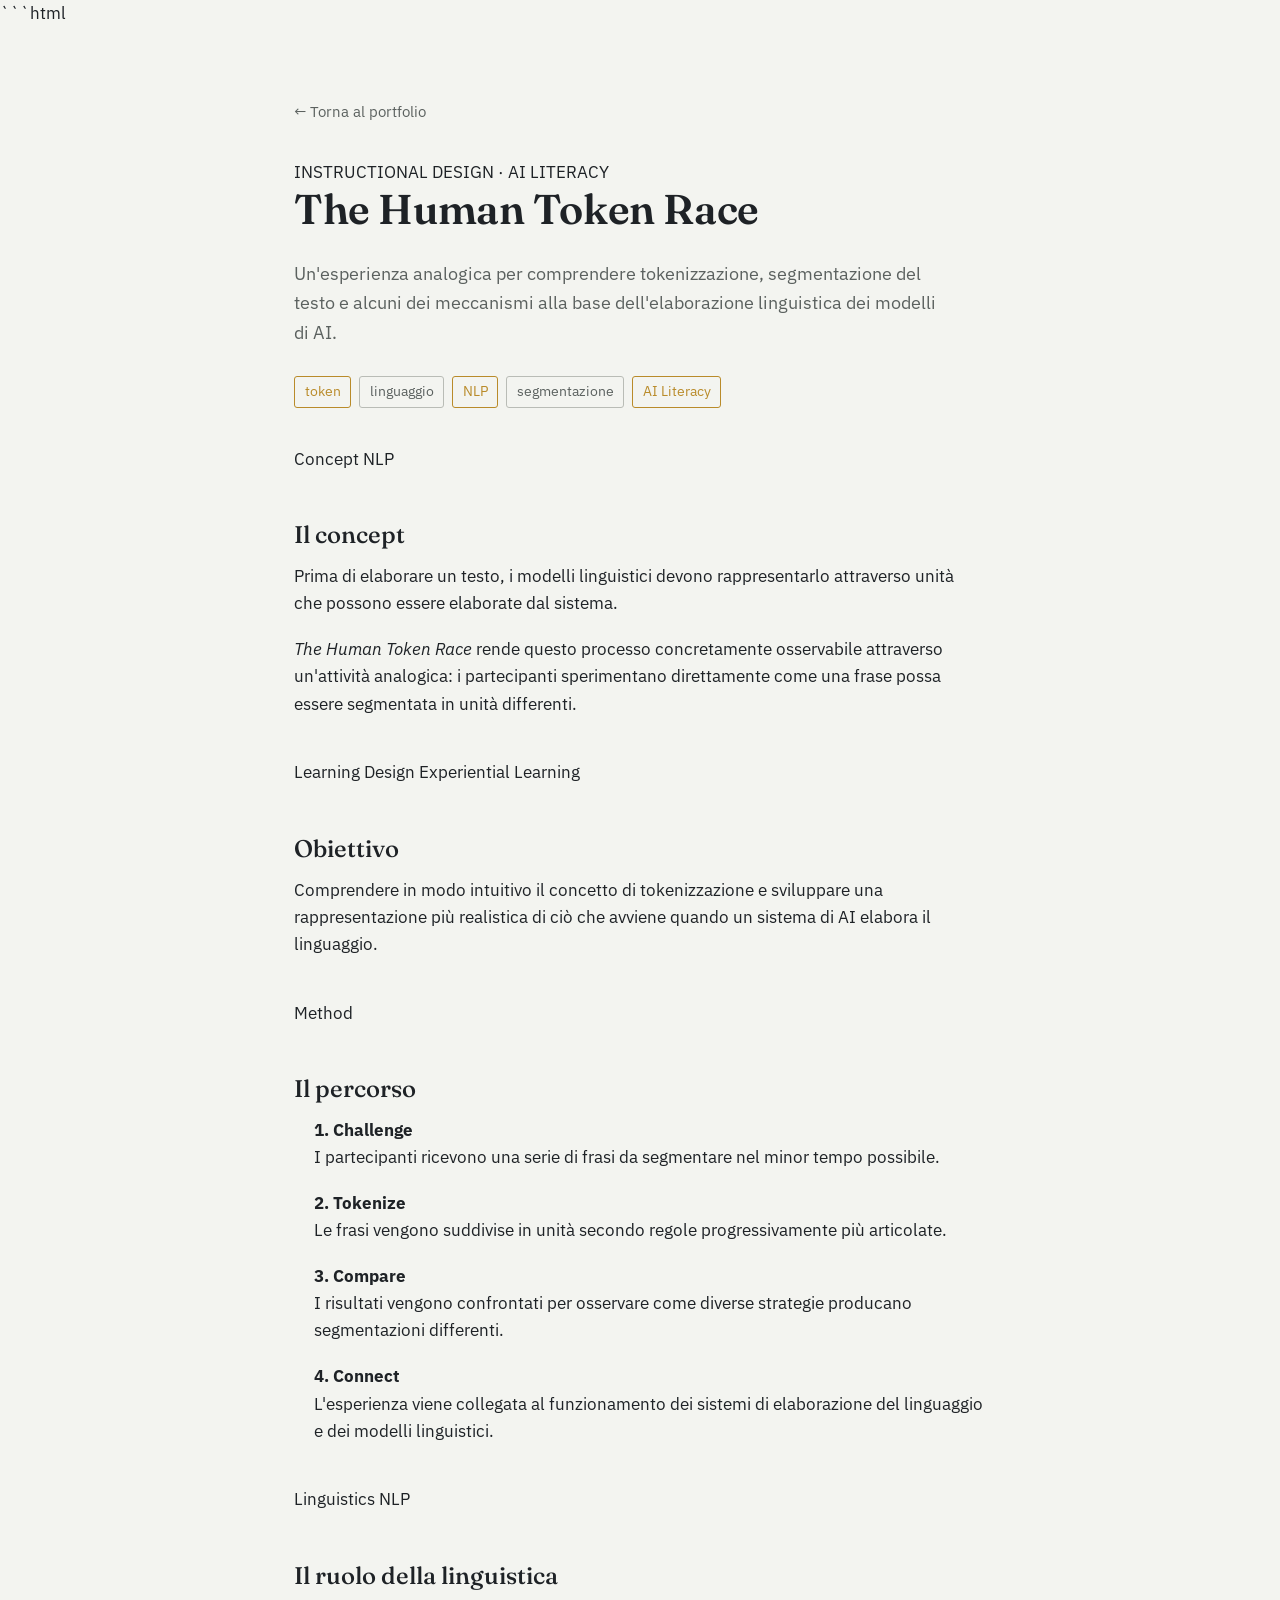
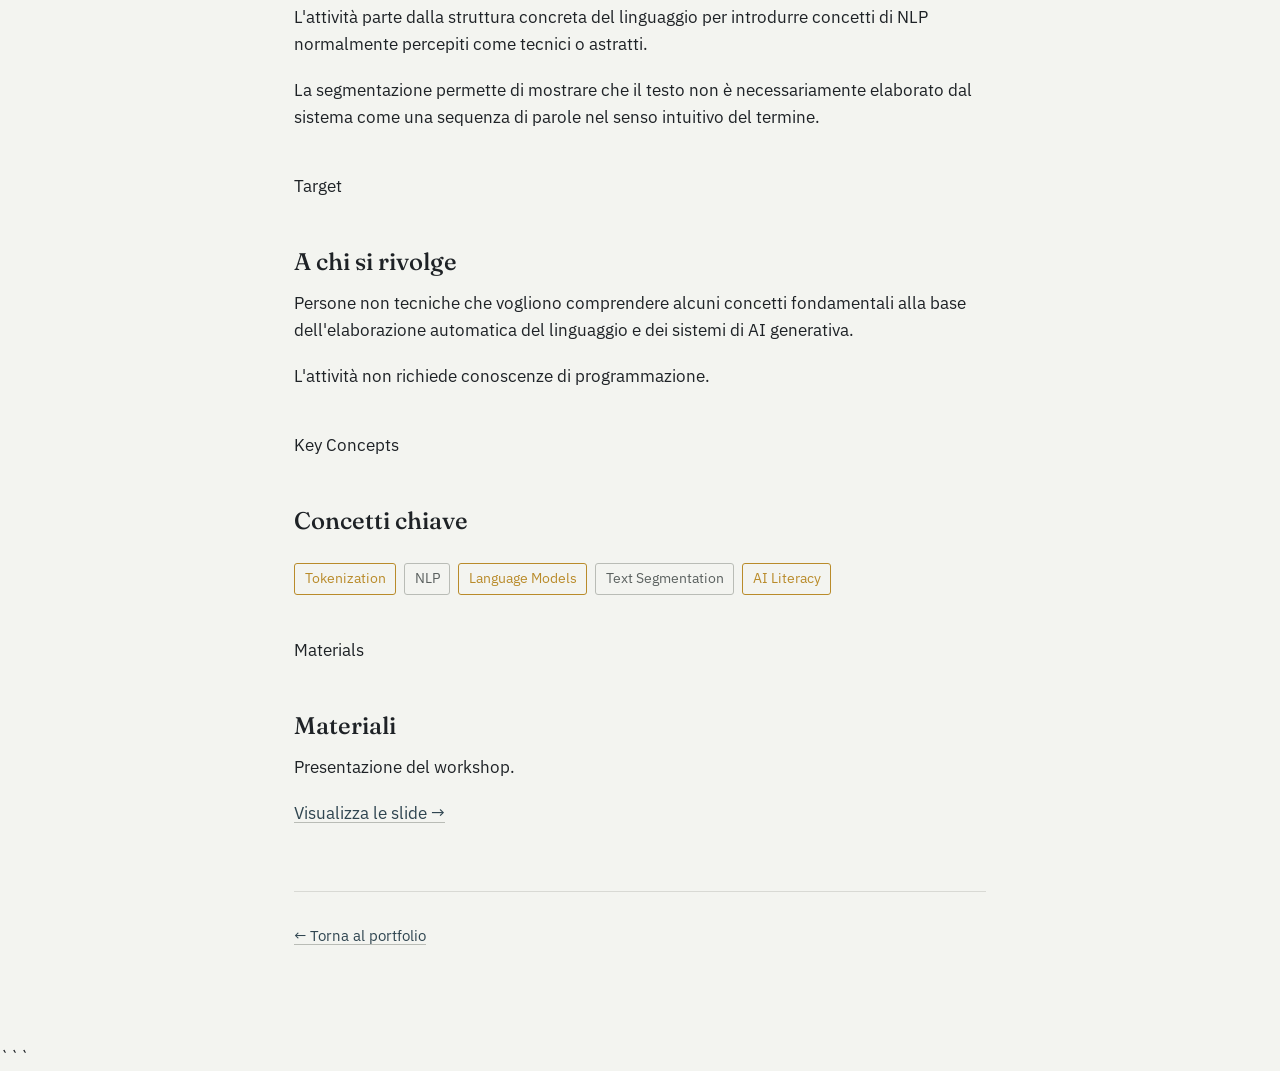
<file: human-token-race.html>
```html
<!DOCTYPE html>
<html lang="it">

<head>
  <meta charset="UTF-8">
  <meta name="viewport" content="width=device-width, initial-scale=1.0">

  <title>The Human Token Race — Irene Cipparone</title>

  <link rel="stylesheet" href="style.css">
</head>

<body>

<div class="wrap">

  <header>

    <a class="eyebrow-link" href="index.html">
      ← Torna al portfolio
    </a>

    <div class="eyebrow">
      INSTRUCTIONAL DESIGN · AI LITERACY
    </div>

    <h1>
      The Human Token Race
    </h1>

    <p class="lede">
      Un'esperienza analogica per comprendere tokenizzazione,
      segmentazione del testo e alcuni dei meccanismi alla base
      dell'elaborazione linguistica dei modelli di AI.
    </p>

    <div class="tokens">
      <span class="token on">token</span>
      <span class="token">linguaggio</span>
      <span class="token on">NLP</span>
      <span class="token">segmentazione</span>
      <span class="token on">AI Literacy</span>
    </div>

  </header>


  <section class="section-block">

    <div class="meta">
      <span>Concept</span>
      <span>NLP</span>
    </div>

    <h2>
      Il concept
    </h2>

    <p>
      Prima di elaborare un testo, i modelli linguistici devono
      rappresentarlo attraverso unità che possono essere elaborate
      dal sistema.
    </p>

    <p>
      <em>The Human Token Race</em> rende questo processo
      concretamente osservabile attraverso un'attività analogica:
      i partecipanti sperimentano direttamente come una frase
      possa essere segmentata in unità differenti.
    </p>

  </section>


  <section class="section-block">

    <div class="meta">
      <span>Learning Design</span>
      <span>Experiential Learning</span>
    </div>

    <h2>
      Obiettivo
    </h2>

    <p>
      Comprendere in modo intuitivo il concetto di tokenizzazione
      e sviluppare una rappresentazione più realistica di ciò che
      avviene quando un sistema di AI elabora il linguaggio.
    </p>

  </section>


  <section class="section-block">

    <div class="meta">
      <span>Method</span>
    </div>

    <h2>
      Il percorso
    </h2>

    <div class="list-plain">

      <p>
        <strong>1. Challenge</strong><br>
        I partecipanti ricevono una serie di frasi da segmentare
        nel minor tempo possibile.
      </p>

      <p>
        <strong>2. Tokenize</strong><br>
        Le frasi vengono suddivise in unità secondo regole
        progressivamente più articolate.
      </p>

      <p>
        <strong>3. Compare</strong><br>
        I risultati vengono confrontati per osservare come
        diverse strategie producano segmentazioni differenti.
      </p>

      <p>
        <strong>4. Connect</strong><br>
        L'esperienza viene collegata al funzionamento dei sistemi
        di elaborazione del linguaggio e dei modelli linguistici.
      </p>

    </div>

  </section>


  <section class="section-block">

    <div class="meta">
      <span>Linguistics</span>
      <span>NLP</span>
    </div>

    <h2>
      Il ruolo della linguistica
    </h2>

    <p>
      L'attività parte dalla struttura concreta del linguaggio
      per introdurre concetti di NLP normalmente percepiti come
      tecnici o astratti.
    </p>

    <p>
      La segmentazione permette di mostrare che il testo non è
      necessariamente elaborato dal sistema come una sequenza
      di parole nel senso intuitivo del termine.
    </p>

  </section>


  <section class="section-block">

    <div class="meta">
      <span>Target</span>
    </div>

    <h2>
      A chi si rivolge
    </h2>

    <p>
      Persone non tecniche che vogliono comprendere alcuni concetti
      fondamentali alla base dell'elaborazione automatica
      del linguaggio e dei sistemi di AI generativa.
    </p>

    <p>
      L'attività non richiede conoscenze di programmazione.
    </p>

  </section>


  <section class="section-block">

    <div class="meta">
      <span>Key Concepts</span>
    </div>

    <h2>
      Concetti chiave
    </h2>

    <div class="tokens">

      <span class="token on">Tokenization</span>
      <span class="token">NLP</span>
      <span class="token on">Language Models</span>
      <span class="token">Text Segmentation</span>
      <span class="token on">AI Literacy</span>

    </div>

  </section>


  <section class="section-block">

    <div class="meta">
      <span>Materials</span>
    </div>

    <h2>
      Materiali
    </h2>

    <p>
      Presentazione del workshop.
    </p>

    <a
      class="go"
      href="human-token-race/human-token-race-slides.pdf"
      target="_blank"
      rel="noopener"
    >
      Visualizza le slide →
    </a>

  </section>


  <div class="rule"></div>

  <footer>

    <a href="index.html">
      ← Torna al portfolio
    </a>

  </footer>

</div>

</body>
</html>
```
</file>
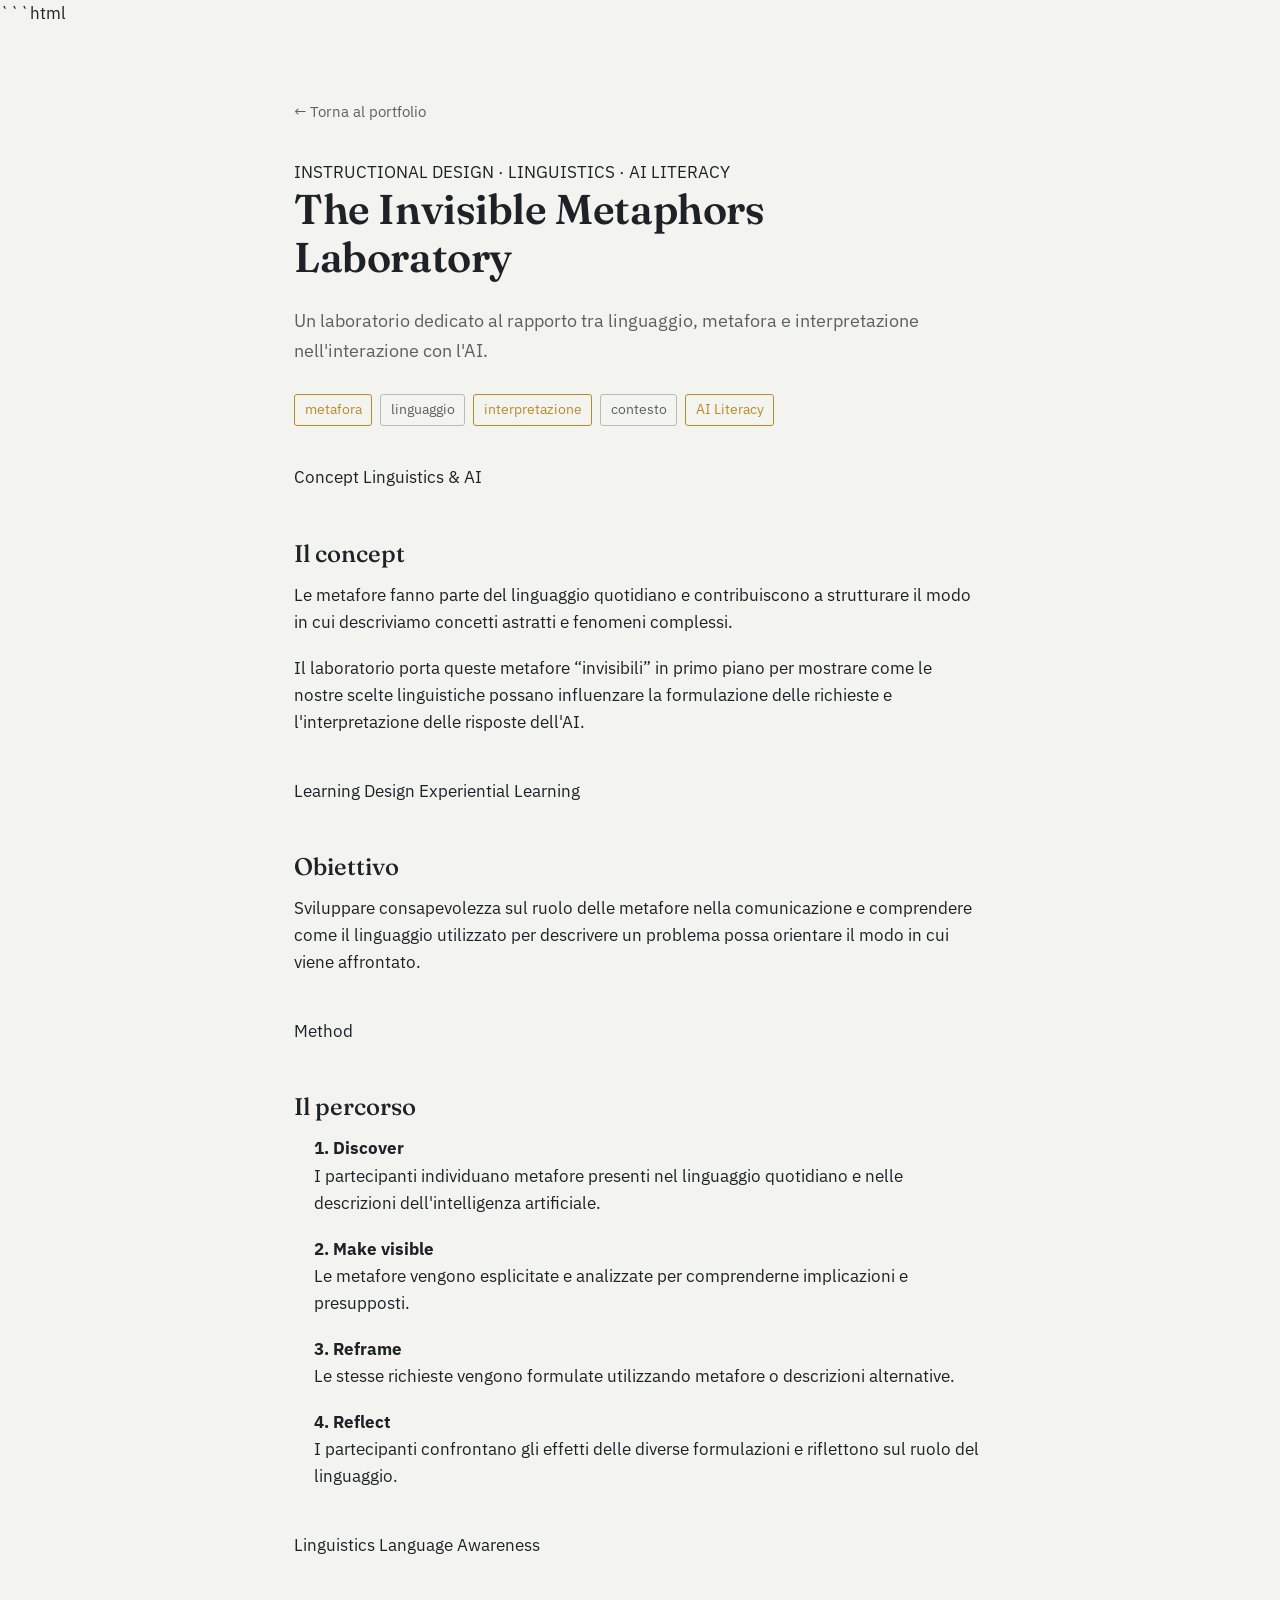
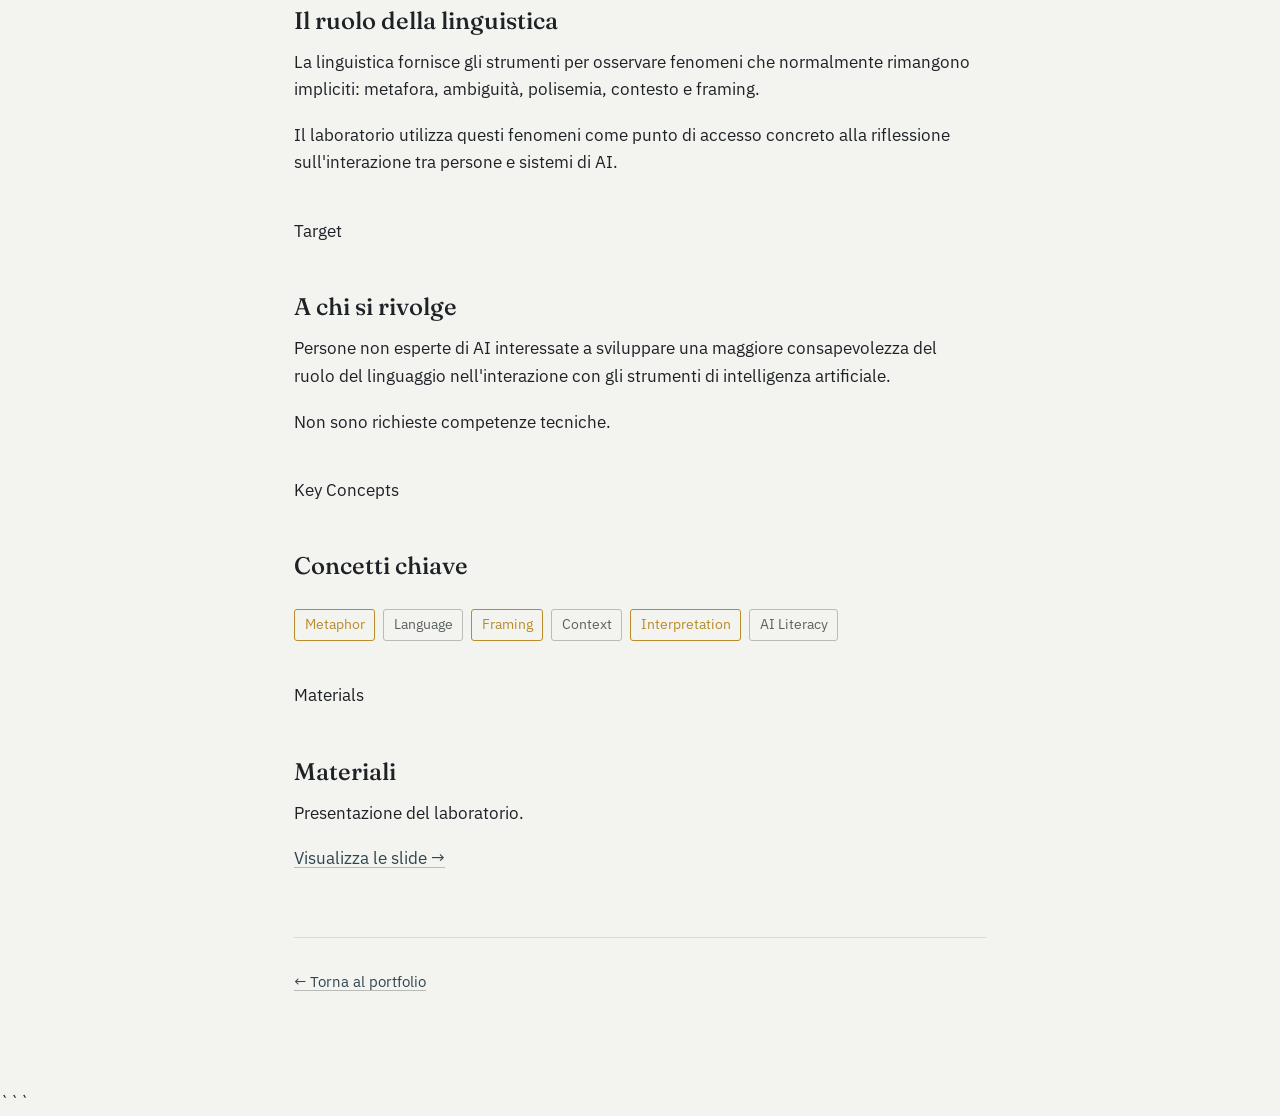
<file: invisible-metaphors.html>
```html
<!DOCTYPE html>
<html lang="it">

<head>
  <meta charset="UTF-8">
  <meta name="viewport" content="width=device-width, initial-scale=1.0">

  <title>The Invisible Metaphors Laboratory — Irene Cipparone</title>

  <link rel="stylesheet" href="style.css">
</head>

<body>

<div class="wrap">

  <header>

    <a class="eyebrow-link" href="index.html">
      ← Torna al portfolio
    </a>

    <div class="eyebrow">
      INSTRUCTIONAL DESIGN · LINGUISTICS · AI LITERACY
    </div>

    <h1>
      The Invisible Metaphors Laboratory
    </h1>

    <p class="lede">
      Un laboratorio dedicato al rapporto tra linguaggio,
      metafora e interpretazione nell'interazione con l'AI.
    </p>

    <div class="tokens">
      <span class="token on">metafora</span>
      <span class="token">linguaggio</span>
      <span class="token on">interpretazione</span>
      <span class="token">contesto</span>
      <span class="token on">AI Literacy</span>
    </div>

  </header>


  <section class="section-block">

    <div class="meta">
      <span>Concept</span>
      <span>Linguistics & AI</span>
    </div>

    <h2>
      Il concept
    </h2>

    <p>
      Le metafore fanno parte del linguaggio quotidiano e
      contribuiscono a strutturare il modo in cui descriviamo
      concetti astratti e fenomeni complessi.
    </p>

    <p>
      Il laboratorio porta queste metafore “invisibili”
      in primo piano per mostrare come le nostre scelte
      linguistiche possano influenzare la formulazione
      delle richieste e l'interpretazione delle risposte
      dell'AI.
    </p>

  </section>


  <section class="section-block">

    <div class="meta">
      <span>Learning Design</span>
      <span>Experiential Learning</span>
    </div>

    <h2>
      Obiettivo
    </h2>

    <p>
      Sviluppare consapevolezza sul ruolo delle metafore
      nella comunicazione e comprendere come il linguaggio
      utilizzato per descrivere un problema possa orientare
      il modo in cui viene affrontato.
    </p>

  </section>


  <section class="section-block">

    <div class="meta">
      <span>Method</span>
    </div>

    <h2>
      Il percorso
    </h2>

    <div class="list-plain">

      <p>
        <strong>1. Discover</strong><br>
        I partecipanti individuano metafore presenti
        nel linguaggio quotidiano e nelle descrizioni
        dell'intelligenza artificiale.
      </p>

      <p>
        <strong>2. Make visible</strong><br>
        Le metafore vengono esplicitate e analizzate
        per comprenderne implicazioni e presupposti.
      </p>

      <p>
        <strong>3. Reframe</strong><br>
        Le stesse richieste vengono formulate utilizzando
        metafore o descrizioni alternative.
      </p>

      <p>
        <strong>4. Reflect</strong><br>
        I partecipanti confrontano gli effetti delle diverse
        formulazioni e riflettono sul ruolo del linguaggio.
      </p>

    </div>

  </section>


  <section class="section-block">

    <div class="meta">
      <span>Linguistics</span>
      <span>Language Awareness</span>
    </div>

    <h2>
      Il ruolo della linguistica
    </h2>

    <p>
      La linguistica fornisce gli strumenti per osservare
      fenomeni che normalmente rimangono impliciti:
      metafora, ambiguità, polisemia, contesto e framing.
    </p>

    <p>
      Il laboratorio utilizza questi fenomeni come punto
      di accesso concreto alla riflessione sull'interazione
      tra persone e sistemi di AI.
    </p>

  </section>


  <section class="section-block">

    <div class="meta">
      <span>Target</span>
    </div>

    <h2>
      A chi si rivolge
    </h2>

    <p>
      Persone non esperte di AI interessate a sviluppare
      una maggiore consapevolezza del ruolo del linguaggio
      nell'interazione con gli strumenti di intelligenza
      artificiale.
    </p>

    <p>
      Non sono richieste competenze tecniche.
    </p>

  </section>


  <section class="section-block">

    <div class="meta">
      <span>Key Concepts</span>
    </div>

    <h2>
      Concetti chiave
    </h2>

    <div class="tokens">

      <span class="token on">Metaphor</span>
      <span class="token">Language</span>
      <span class="token on">Framing</span>
      <span class="token">Context</span>
      <span class="token on">Interpretation</span>
      <span class="token">AI Literacy</span>

    </div>

  </section>


  <section class="section-block">

    <div class="meta">
      <span>Materials</span>
    </div>

    <h2>
      Materiali
    </h2>

    <p>
      Presentazione del laboratorio.
    </p>

    <a
      class="go"
      href="invisible-metaphors/invisible-metaphors-slides.pdf"
      target="_blank"
      rel="noopener"
    >
      Visualizza le slide →
    </a>

  </section>


  <div class="rule"></div>

  <footer>

    <a href="index.html">
      ← Torna al portfolio
    </a>

  </footer>

</div>

</body>
</html>
```
</file>
<file: style.css>
@import url('https://fonts.googleapis.com/css2?family=Fraunces:opsz,wght@9..144,400;9..144,500;9..144,600&family=IBM+Plex+Sans:wght@400;500;600&display=swap');

:root {
  --paper: #f3f4f0;
  --ink: #1e2226;
  --ink-soft: #5b615f;
  --primary: #2f4550;
  --accent: #b98b2a;
  --line: #d8d9d4;
  --line-strong: #b9bcb6;
  --max-width: 740px;
}

* { box-sizing: border-box; }

html { scroll-behavior: smooth; }

body {
  margin: 0;
  background: var(--paper);
  color: var(--ink);
  font-family: 'IBM Plex Sans', -apple-system, Segoe UI, sans-serif;
  font-size: 17px;
  line-height: 1.6;
  -webkit-font-smoothing: antialiased;
}

.wrap {
  max-width: var(--max-width);
  margin: 0 auto;
  padding: 4.5rem 1.5rem 6rem;
}

h1, h2, h3 {
  font-family: 'Fraunces', Georgia, serif;
  font-weight: 500;
  line-height: 1.15;
  margin: 0 0 0.6em;
  color: var(--ink);
}

h1 { font-size: 2.6rem; font-weight: 600; letter-spacing: -0.01em; }
h2 { font-size: 1.5rem; margin-top: 3rem; }
h3 { font-size: 1.15rem; margin-bottom: 0.3em; }

p { margin: 0 0 1.1em; max-width: 68ch; }

a { color: var(--primary); text-decoration: underline; text-decoration-color: var(--line-strong); text-underline-offset: 3px; }
a:hover { text-decoration-color: var(--primary); }

.eyebrow-link {
  display: inline-block;
  font-size: 0.95rem;
  margin-bottom: 2.2rem;
  text-decoration: none;
  color: var(--ink-soft);
}
.eyebrow-link:hover { color: var(--primary); }

.lede {
  font-size: 1.15rem;
  color: var(--ink-soft);
  max-width: 60ch;
}

/* Token chip motif — used once as the page's signature, not scattered */
.tokens {
  display: flex;
  flex-wrap: wrap;
  gap: 0.5rem;
  margin: 1.8rem 0 2.4rem;
}
.token {
  font-family: 'IBM Plex Sans', sans-serif;
  font-size: 0.85rem;
  padding: 0.3em 0.7em;
  border: 1px solid var(--line-strong);
  border-radius: 3px;
  color: var(--ink-soft);
  background: transparent;
}
.token.on { border-color: var(--accent); color: var(--accent); }

hr.rule { border: none; border-top: 1px solid var(--line); margin: 3rem 0; }

/* Workshop / project entries on the index */
.entry {
  padding: 1.8rem 0;
  border-top: 1px solid var(--line);
}
.entry:last-child { border-bottom: 1px solid var(--line); }

.entry h3 a { color: var(--ink); text-decoration: none; }
.entry h3 a:hover { color: var(--primary); }

.entry .meta {
  font-size: 0.9rem;
  color: var(--ink-soft);
  margin-bottom: 0.5em;
}
.entry .meta span:not(:last-child)::after { content: "/"; margin: 0 0.5em; color: var(--line-strong); }

.entry p { margin-bottom: 0.4em; }

.entry .go {
  font-size: 0.92rem;
  font-weight: 500;
}

footer {
  margin-top: 4rem;
  padding-top: 2rem;
  border-top: 1px solid var(--line);
  font-size: 0.92rem;
  color: var(--ink-soft);
}

/* Detail page sections */
.section-block { margin-bottom: 2.6rem; }

.list-plain { padding-left: 1.2em; margin: 0 0 1.1em; }
.list-plain li { margin-bottom: 0.4em; }

.note {
  border-left: 2px solid var(--accent);
  padding: 0.2rem 0 0.2rem 1rem;
  color: var(--ink-soft);
  font-size: 0.95rem;
  margin: 1.6rem 0;
}

@media (max-width: 600px) {
  h1 { font-size: 2rem; }
  .wrap { padding: 3rem 1.25rem 4rem; }
}
</file>
